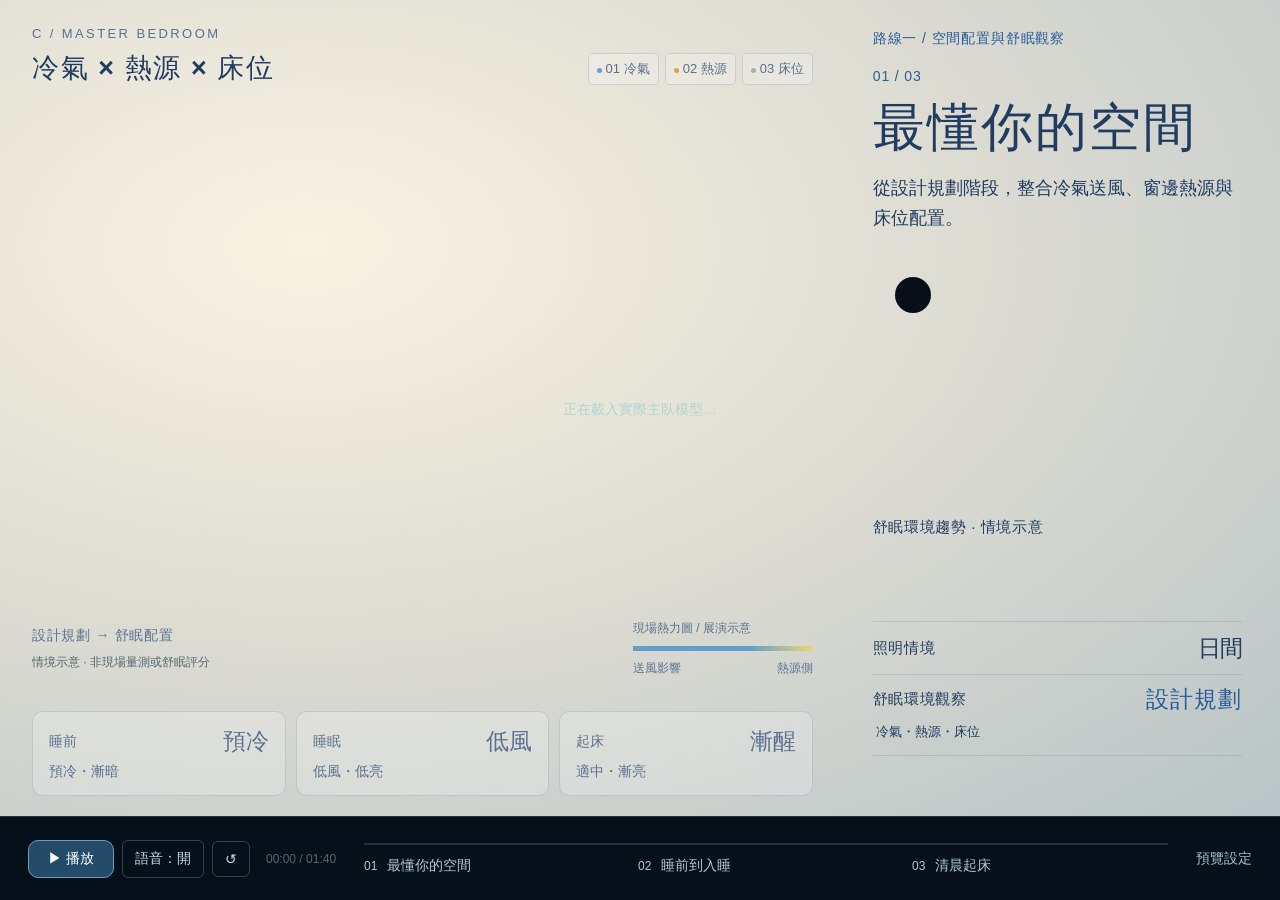
<file: index.html>
<!doctype html>
<html lang="zh-Hant"><head><meta charset="utf-8"><meta name="viewport" content="width=device-width,initial-scale=1"><title>C · 睡眠劇場</title><meta http-equiv="refresh" content="0;url=Cweb-3d.html"></head><body><a href="Cweb-3d.html">開啟主臥 3D 展演</a> · <a href="Cweb.html">查看 2D 版本</a></body></html>
</file>
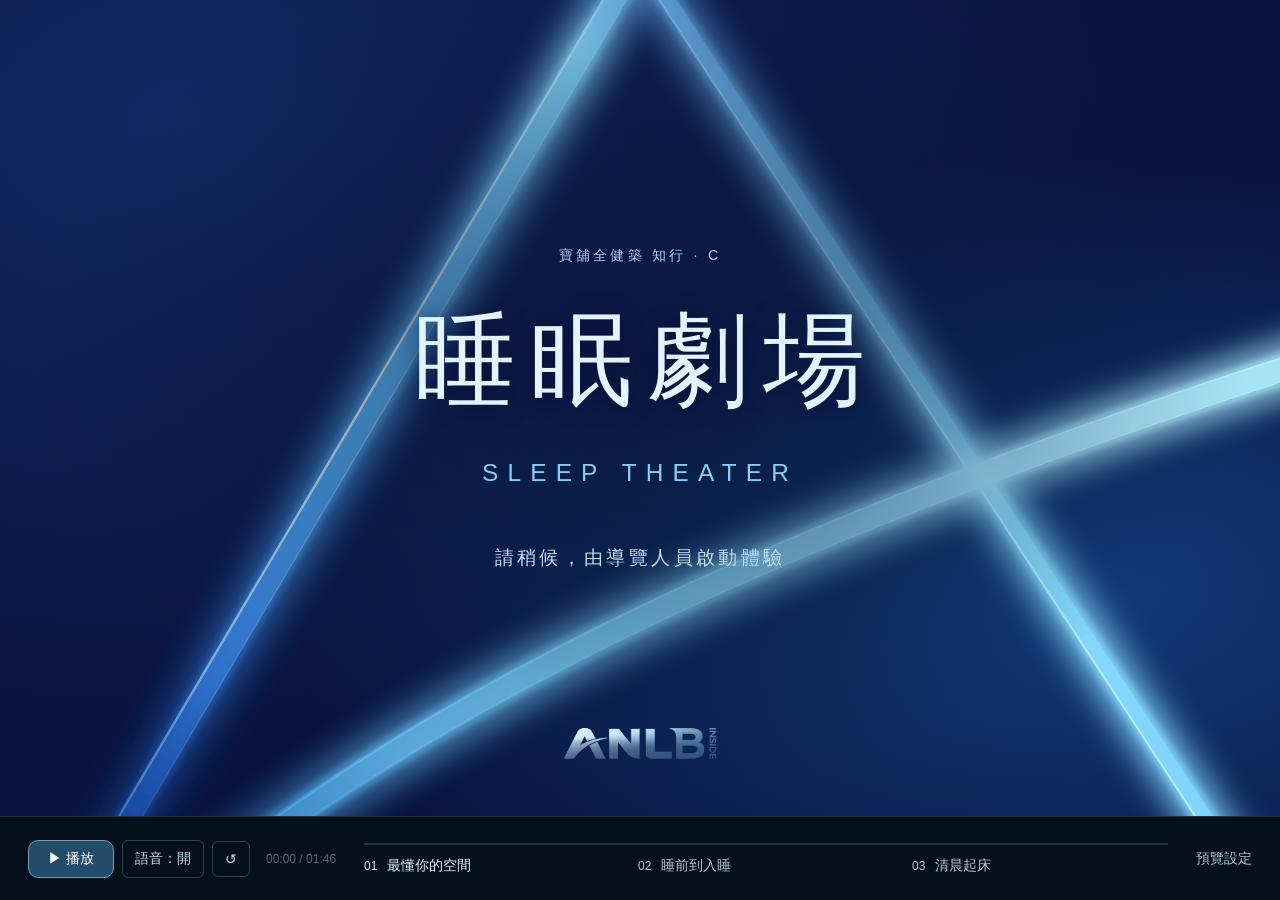
<file: Cweb-3d.html>
<!doctype html>
<html lang="zh-Hant"><head><meta charset="utf-8"><meta name="viewport" content="width=device-width,initial-scale=1"><title>C · 睡眠劇場 — 主臥 3D</title><link rel="stylesheet" href="bedroom.css?v=story-v2a"><script type="importmap">{"imports":{"three":"./vendor/three.module.js"}}</script><link rel="stylesheet" href="glass.css?v=c-glass-20260927b"><link rel="stylesheet" href="exhibition.css?v=info-right-1"><link rel="stylesheet" href="captions.css?v=voice-exit-1"><link rel="stylesheet" href="floating-ui.css?v=focus-3"><link rel="stylesheet" href="player-controls.css?v=once-1"><link rel="stylesheet" href="exhibition-type.css?v=large-1"><link rel="stylesheet" href="ambient-light.css?v=fade-1"><link rel="stylesheet" href="brand-cover.css?v=20261007e"><link rel="stylesheet" href="brand-theater.css?v=20261007c"></head>
<body data-period="noon" class="headerless">

<main class="exhibition-stage"><aside aria-label="舒眠環境解說"> <div class="route-label" id="routeLabel">路線一 / 空間配置與舒眠觀察</div>
 <div class="chapter"><span class="eyebrow" id="phaseNumber">01 / 03</span><h1 id="phaseTitle">最懂你的空間</h1><p id="phaseText">從設計規劃階段，整合冷氣送風、窗邊熱源與床位配置。</p></div>
 <div id="narrative" aria-live="polite" aria-atomic="true" aria-label="語音字幕"><div class="caption-idle" aria-hidden="true"></div><div class="caption-content"><div class="caption-header"><div id="voice-orb" aria-label="ANLB 語音球"></div></div><p id="narrativeText"></p></div></div> <div class="metrics">
 <article class="trend-card"><span>舒眠環境趨勢 · 情境示意</span><svg id="trend" viewBox="0 0 240 38" aria-label="本輪舒眠環境相對變化"><path/></svg></article>

 <article class="light-card"><span>照明情境</span><div><strong id="lightScene">日間</strong></div></article>
 <article class="status-card"><span>舒眠環境觀察</span><div><strong class="status" id="bedStatus">設計規劃</strong></div><small id="bedDetail">冷氣・熱源・床位</small></article>
 </div>

</aside><section class="scene-panel" aria-label="主臥三維場景"><div class="scene-heading"><span class="eyebrow">C / MASTER BEDROOM</span><h2>冷氣 × 熱源 × 床位</h2> <div class="spatial-key"><span data-focus="ac"><i></i>01 冷氣</span><span data-focus="heat"><i></i>02 熱源</span><span data-focus="bed"><i></i>03 床位</span></div>
</div><div id="viewport"><div id="loading" role="status">正在載入實際主臥模型…</div><div id="labels"></div></div>
<div class="scene-bottom"><div><span id="storyCue">設計規劃 → 舒眠配置</span><small>情境示意 · 非現場量測或舒眠評分</small></div><div class="legend"><span>現場熱力圖 / 展演示意</span><div></div><span class="legend-ticks">送風影響 <em>熱源側</em></span></div></div> <div class="state-comparison" aria-label="三種生活情境設定"><div data-compare="0"><span>睡前</span><b id="beforeSetting">預冷</b><small>預冷・漸暗</small></div><div data-compare="1"><span>睡眠</span><b id="sleepSetting">低風</b><small>低風・低亮</small></div><div data-compare="2"><span>起床</span><b id="wakeSetting">漸醒</b><small>適中・漸亮</small></div></div>
</section></main><footer class="preview-player"><div class="playback"><button id="playPause" class="primary">▶ 播放</button><button id="voiceToggle" aria-pressed="true">語音：開</button><button id="restart" aria-label="重新開始">↺</button><span id="time">00:00 / 01:40</span></div><div class="timeline"><div id="progress"></div><button data-phase="0"><b>01</b> 最懂你的空間</button><button data-phase="1"><b>02</b> 睡前到入睡</button><button data-phase="2"><b>03</b> 清晨起床</button></div><details id="presentation-tools" class="preview-options"><summary>預覽設定</summary><div class="tools-body"><button id="fullscreen">全螢幕 ⛶</button><h2>播放情境</h2><div class="versions" aria-label="時段版本"><button data-version="morning">起床情境</button><button data-version="noon">空間配置</button><button data-version="night">睡前／睡眠</button><button data-version="story" class="selected">完整分鏡</button></div><button data-ending>結尾預覽</button><h2>場景顯示</h2> <div class="view-toolbar"><span class="fixed-view">固定視角</span><button id="heatToggle" aria-pressed="true">溫度層：開</button><button id="lightToggle" aria-pressed="true">光源：開</button><button id="flowToggle" aria-pressed="true">氣流：開</button></div>
<h2>設備狀態</h2> <div class="system"><div><i class="dot warm"></i><span>窗邊日照</span><b id="solarReadout">強 · 緩慢上升</b></div><div><i class="dot"></i><span>電動窗簾</span><b id="curtainReadout">開啟</b></div><div><i class="dot fresh"></i><span>新風送入</span><b id="freshReadout">待機</b></div><div><i class="dot ac"></i><span>冷氣運轉</span><b id="acReadout">待機</b></div><div><i class="dot lighting"></i><span>照明情境</span><b id="lightReadout">75% · 日間展示</b></div></div>
 <details id="settings"><summary>調整展示假設 <span>＋</span></summary><div class="settings-body">
  <label>睡眠冷氣設定 <output id="targetOut">26°C</output><input id="target" type="range" min="20" max="28" step="0.5" value="26"></label>
  <label>窗邊熱源 <output id="heatOut">34°C</output><input id="heat" type="range" min="28" max="38" step="0.5" value="34"></label>
  <label>新風溫度 <output id="freshOut">26°C</output><input id="fresh" type="range" min="18" max="34" step="0.5" value="26"></label>
  <label>新風口水平位置 <output id="freshXOut">-1.75 m</output><input id="freshX" type="range" min="-1.95" max="1.4" step="0.05" value="-1.75"></label>

  <p>冷氣與熱源沿用已定位位置；新風為背景換氣。設定僅供展演比較，不代表建議睡眠溫度。現場熱力圖配合既有 TouchDesigner 三幕互動；窗景應用維持獨立。</p>
 </div></details>
<details id="osc-panel"><summary>OSC · TouchDesigner <span id="osc-badge">待測試</span></summary>
<div class="osc-body"><label>轉送服務<input id="osc-bridge" value="http://127.0.0.1:8766" aria-label="OSC 轉送服務"></label>
<div class="osc-target"><label>TD IP<input id="osc-host" value="127.0.0.1" aria-label="TouchDesigner IP"></label><label>UDP Port<input id="osc-port" type="number" min="1" max="65535" value="8970" aria-label="TouchDesigner UDP Port"></label></div>
<label>OSC 位址<input id="osc-address" value="/c/scene" aria-label="OSC 位址"></label>
<label class="osc-auto"><input id="osc-auto" type="checkbox" checked>跟隨三幕狀態（0 → 1 → 2 → 0）</label>
<label>提前發送（毫秒）<input id="osc-lead" type="number" min="0" max="1000" step="10" value="100"></label><div class="osc-actions"><button data-osc-test="0">測試 0</button><button data-osc-test="1">測試 1</button><button data-osc-test="2">測試 2</button></div><p>自動切幕提前送出；手動切幕立即送出。HTTP 耗時不等於 TD 接收延遲。</p>
<p id="osc-status" role="status">需啟動本機 OSC 轉送服務。UDP 送出不代表 TD 已收到。</p><ol id="osc-log" aria-label="OSC 送出紀錄"></ol></div></details>
 <p class="disclaimer">溫度與亮度為展演設定，非現場量測或舒眠評分。熱力圖呈現空間差異，實際效果依現場設備與互動校準。</p><a class="compare-link" href="Cweb.html">比較 2D ↗</a></div></details></footer>
<script type="module" src="bedroom.js?v=mp3-20261007"></script></body></html>
</file>
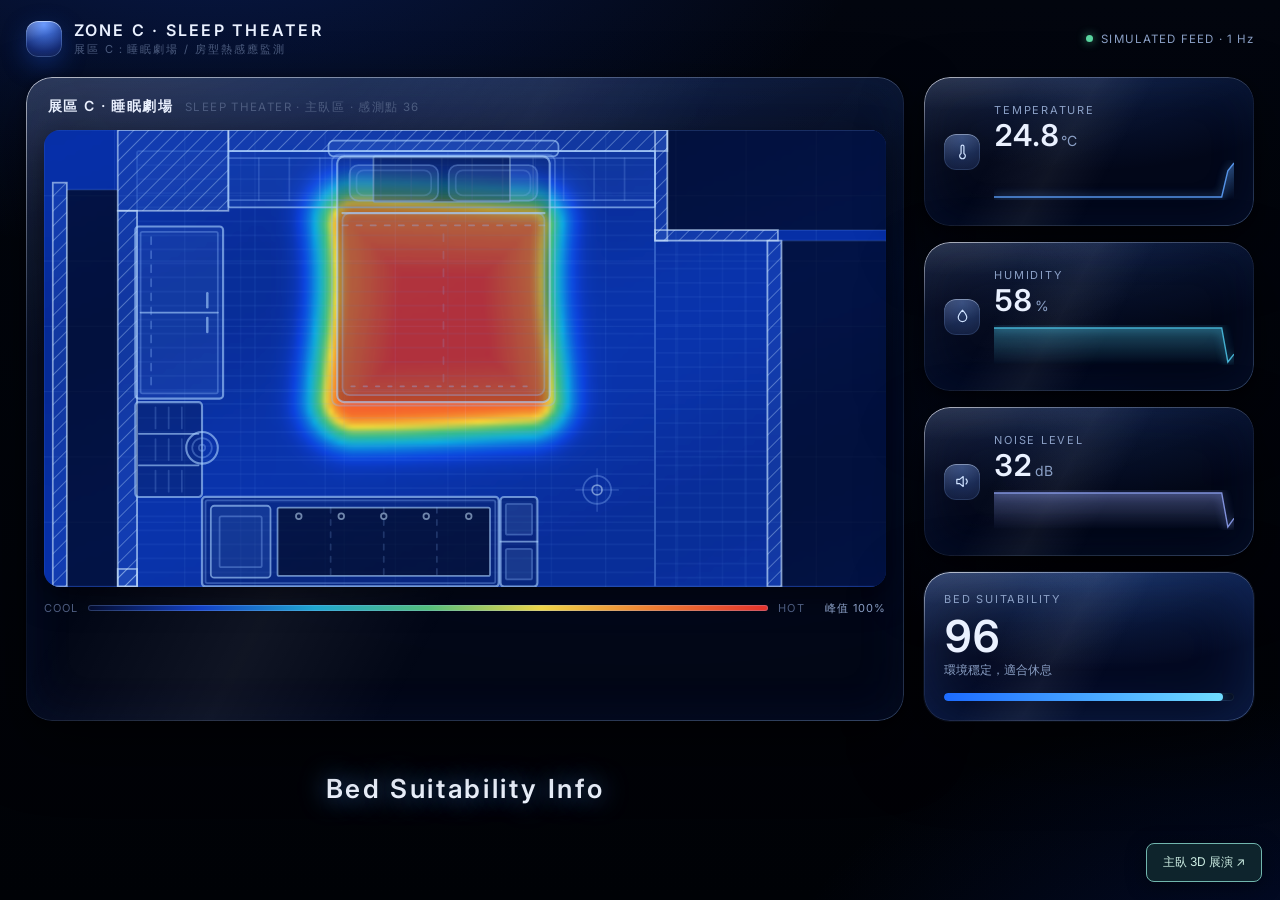
<file: Cweb.html>
<!DOCTYPE html>
<html lang="zh-Hant">
<head>
<meta charset="utf-8">
<meta name="viewport" content="width=device-width, initial-scale=1">
<title>Cweb — 展區 C：睡眠劇場</title>
<link rel="preconnect" href="https://fonts.googleapis.com">
<link rel="preconnect" href="https://fonts.gstatic.com" crossorigin>
<link href="https://fonts.googleapis.com/css2?family=Inter:wght@400;500;600;700&display=swap" rel="stylesheet">
<!--
  ============================================================
  Cweb — 網站架構
  ------------------------------------------------------------
  1. <header>        品牌列 / 房型切換 / 連線狀態
  2. <main class=stage>
     2a. .panel-plan   左：房型平面圖 + 流動熱感應層 (canvas)
                       - #heatCanvas  低解析熱場，放大平滑輸出
                       - #planSvg     家具 / 牆體向量圖層
                       - .legend      色階圖例
     2b. .rail         右：環境即時數值 tiles（ref 發光邊緣風格）
                       - 溫度 / 濕度 / 噪音 / 床位適合度
                       - .spark 迷你趨勢線
  3. <footer>        房型清單 + 資料來源說明
  ------------------------------------------------------------
  資料層：DataSource（目前為模擬假資料，之後可換 WebSocket 接 TD）
  ============================================================
-->
<style>
:root{
  --bg-0:#000206;
  --bg-1:#02050e;
  --ink:#eaf1ff;
  --ink-dim:#8ba0c6;
  --ink-faint:#4d5d80;
  --blue:#2f6bff;
  --blue-lt:#7fb0ff;
  --edge:rgba(126,170,255,.45);
  --r:26px;
  --rail:330px;
  --pad:clamp(14px,2vw,30px);
  --font:"Inter 18pt","Inter","Helvetica Neue",-apple-system,"Noto Sans TC","PingFang TC","Microsoft JhengHei",sans-serif;
}
*{box-sizing:border-box;}
html,body{height:100%;}
body{
  margin:0;
  font-family:var(--font);
  color:var(--ink);
  background:
    radial-gradient(85% 65% at 16% -12%, rgba(20,66,195,.34) 0%, transparent 62%),
    radial-gradient(75% 60% at 104% 112%, rgba(10,40,150,.30) 0%, transparent 58%),
    radial-gradient(60% 40% at 50% 45%, rgba(6,24,78,.36) 0%, transparent 70%),
    linear-gradient(180deg,var(--bg-1),var(--bg-0));
  background-attachment:fixed;
  min-height:100vh;overflow-x:hidden;
  -webkit-font-smoothing:antialiased;
}

/* ---------- ref 風格：發光邊緣面板 ---------- */
.tile{
  position:relative;
  border-radius:var(--r);
  background:
    linear-gradient(158deg, rgba(255,255,255,.085) 0%, rgba(255,255,255,.022) 26%, rgba(255,255,255,0) 52%),
    radial-gradient(130% 150% at 50% -30%, rgba(52,116,240,.24) 0%, transparent 62%),
    rgba(5,12,34,.55);
  box-shadow:
    inset 0 1px 0 rgba(255,255,255,.16),
    inset 0 -1px 0 rgba(255,255,255,.045),
    inset 0 0 50px rgba(38,88,210,.10),
    0 26px 60px rgba(0,0,0,.55),
    0 2px 12px rgba(0,0,0,.40);
  backdrop-filter:blur(20px) saturate(150%);
  -webkit-backdrop-filter:blur(20px) saturate(150%);
  overflow:hidden;
}
/* 玻璃邊緣：上緣受光、下緣淡出 */
.tile::before{
  content:"";
  position:absolute;inset:0;
  border-radius:inherit;
  padding:1px;
  background:linear-gradient(155deg,
    rgba(255,255,255,.60) 0%,
    rgba(150,190,255,.16) 26%,
    rgba(255,255,255,.03) 54%,
    rgba(150,195,255,.28) 100%);
  -webkit-mask:linear-gradient(#000 0 0) content-box,linear-gradient(#000 0 0);
  -webkit-mask-composite:xor;mask-composite:exclude;
  pointer-events:none;
}
/* 斜向反光 */
.tile::after{
  content:"";
  position:absolute;inset:0;
  border-radius:inherit;
  background:
    linear-gradient(118deg, transparent 26%, rgba(255,255,255,.06) 43%, rgba(255,255,255,0) 58%),
    radial-gradient(70% 45% at 12% -8%, rgba(255,255,255,.10), transparent 70%);
  pointer-events:none;
}
.tile > *{position:relative;z-index:1;}
.tile.is-hot{
  background:
    linear-gradient(158deg, rgba(255,255,255,.11) 0%, rgba(255,255,255,.03) 26%, rgba(255,255,255,0) 52%),
    radial-gradient(130% 150% at 50% -30%, rgba(58,128,245,.36) 0%, transparent 64%),
    rgba(6,16,50,.58);
  box-shadow:
    inset 0 1px 0 rgba(255,255,255,.24),
    inset 0 -1px 0 rgba(255,255,255,.06),
    inset 0 0 60px rgba(56,120,255,.20),
    0 26px 70px rgba(0,0,0,.55),
    0 0 0 1px rgba(120,170,255,.10);
}

/* ---------- header ---------- */
header{
  display:flex;align-items:center;gap:20px;
  padding:20px var(--pad) 12px;
}
.head-left{display:flex;align-items:center;gap:18px;min-width:0;flex:1;}
.brand{display:flex;align-items:center;gap:12px;margin-right:auto;}
.brand .mark{
  width:36px;height:36px;border-radius:12px;
  background:linear-gradient(158deg,rgba(255,255,255,.28),rgba(255,255,255,.04) 45%),
             radial-gradient(120% 120% at 50% 10%,#4d86ff,#0d2470 62%,#050e28);
  box-shadow:inset 0 1px 0 rgba(255,255,255,.45),inset 0 0 0 1px rgba(150,195,255,.28),0 8px 24px rgba(30,90,230,.35);
}
.brand h1{font-size:16px;letter-spacing:.14em;margin:0;font-weight:600;text-transform:uppercase;}
.brand small{display:block;font-size:11px;color:var(--ink-faint);letter-spacing:.18em;margin-top:2px;}

.seg{display:flex;gap:6px;padding:5px;border-radius:16px;width:100%;
  background:linear-gradient(160deg,rgba(255,255,255,.07),rgba(255,255,255,.015));
  backdrop-filter:blur(16px) saturate(140%);-webkit-backdrop-filter:blur(16px) saturate(140%);
  box-shadow:inset 0 1px 0 rgba(255,255,255,.14),inset 0 0 0 1px rgba(130,175,255,.12),0 10px 26px rgba(0,0,0,.4);}
.seg button{
  flex:1;appearance:none;border:0;cursor:pointer;
  font:inherit;font-size:12.5px;letter-spacing:.06em;
  color:var(--ink-dim);background:transparent;
  padding:8px 14px;border-radius:12px;transition:.22s;
}
.seg button:hover{color:var(--ink);}
.seg button[aria-selected="true"]{
  color:#fff;
  background:linear-gradient(180deg,rgba(88,148,255,.42),rgba(24,62,170,.42));
  box-shadow:inset 0 1px 0 rgba(255,255,255,.35),inset 0 0 0 1px rgba(150,195,255,.28),0 6px 20px rgba(40,100,255,.30);
}
.status{display:flex;align-items:center;gap:8px;font-size:11.5px;color:var(--ink-dim);letter-spacing:.1em;}
.dot{width:7px;height:7px;border-radius:50%;background:#5ad6a0;box-shadow:0 0 10px rgba(90,214,160,.75);animation:pulse 2s infinite;}
@keyframes pulse{0%,100%{opacity:1}50%{opacity:.35}}

/* ---------- layout ---------- */
.stage{
  display:grid;
  grid-template-columns:minmax(0,1fr) var(--rail);
  gap:20px;
  padding:8px var(--pad) 0;
  align-items:stretch;
}
@media (max-width:960px){
  .head-left{flex-wrap:wrap;}
  .stage{grid-template-columns:1fr;}
}

/* ---------- 左：平面圖 ---------- */
.panel-plan{padding:18px;display:flex;flex-direction:column;}
.panel-head{display:flex;align-items:baseline;gap:12px;margin:2px 4px 14px;}
.panel-head h2{margin:0;font-size:14px;font-weight:600;letter-spacing:.1em;}
.panel-head span{font-size:11.5px;color:var(--ink-faint);letter-spacing:.12em;}
.plan-wrap{
  position:relative;
  width:min(100%, calc(max(260px, 100vh - 330px) * 480 / 260));
  aspect-ratio:480 / 260;
  flex:none;min-width:0;margin:0 auto;
  border-radius:16px;overflow:hidden;
  background:#00030a;
  box-shadow:
    inset 0 0 0 1px rgba(120,170,255,.18),
    inset 0 1px 0 rgba(255,255,255,.10),
    0 10px 30px rgba(0,0,0,.5);
}
#heatCanvas,#planSvg,#gridLayer{position:absolute;inset:0;width:100%;height:100%;}
#heatCanvas{filter:saturate(1.15) contrast(1.03) blur(.4px);}
#gridLayer{
  background-image:
    linear-gradient(rgba(120,170,255,.10) 1px,transparent 1px),
    linear-gradient(90deg,rgba(120,170,255,.10) 1px,transparent 1px);
  background-size:calc(100%/12) calc(100%/7);
  mix-blend-mode:screen;pointer-events:none;
}
#planSvg{pointer-events:none;}
/* 標題：整頁最下方，置中對齊左欄 */
.caption-row{
  display:grid;
  grid-template-columns:minmax(0,1fr) var(--rail);
  gap:20px;padding:52px var(--pad) 18px;
}
.plan-caption{
  text-align:center;
  font-family:"Inter 18pt","Inter",var(--font);
  font-weight:600;
  font-size:clamp(26px,2.05vw,40px);
  letter-spacing:.10em;color:#eef4ff;
  text-shadow:0 0 26px rgba(90,160,255,.7);
}
.legend{display:flex;align-items:center;gap:10px;width:min(100%, calc(max(260px, 100vh - 330px) * 480 / 260));margin:14px auto 0;font-size:11px;color:var(--ink-faint);letter-spacing:.1em;}
.legend .bar{
  flex:1;height:6px;border-radius:3px;
  background:linear-gradient(90deg,#040c2e,#1442c6,#20a6d0,#54be7c,#eed448,#ee7c32,#e4322c);
  box-shadow:inset 0 0 0 1px rgba(150,190,255,.25);
}

/* ---------- 右：數值 rail ---------- */
.rail{display:grid;grid-template-rows:repeat(4,1fr);gap:16px;}
.metric{padding:18px 20px;display:flex;gap:14px;align-items:center;}
.metric .ico{
  width:36px;height:36px;flex:none;border-radius:12px;
  display:grid;place-items:center;position:relative;z-index:1;
  background:linear-gradient(160deg,rgba(255,255,255,.16),rgba(255,255,255,.03) 60%),
             radial-gradient(120% 120% at 50% 10%,rgba(80,140,255,.35),rgba(8,20,56,.55));
  box-shadow:inset 0 1px 0 rgba(255,255,255,.30),inset 0 0 0 1px rgba(150,195,255,.16);
}
.metric .ico svg{width:17px;height:17px;stroke:#cfe2ff;fill:none;stroke-width:1.7;stroke-linecap:round;stroke-linejoin:round;}
.metric .body{flex:1;min-width:0;}
.metric .label{font-size:11px;letter-spacing:.16em;color:var(--ink-dim);text-transform:uppercase;}
.metric .val{font-size:30px;font-weight:600;letter-spacing:-.01em;margin-top:3px;line-height:1;font-variant-numeric:tabular-nums;}
.metric .val u{font-size:14px;font-weight:400;color:var(--ink-dim);text-decoration:none;margin-left:3px;}
.metric .sub{font-size:11px;color:var(--ink-faint);margin-top:6px;letter-spacing:.06em;}
.spark{display:block;width:100%;height:40px;margin-top:10px;opacity:.9;}

/* 床位適合度 */
.score{padding:20px;display:flex;flex-direction:column;justify-content:center;}
.score .label{font-size:11px;letter-spacing:.16em;color:var(--ink-dim);text-transform:uppercase;}
.score .big{font-size:44px;font-weight:600;line-height:1;margin:8px 0 4px;font-variant-numeric:tabular-nums;}
.score .tagline{font-size:12px;color:var(--ink-dim);}
.meter{height:8px;border-radius:5px;margin-top:14px;position:relative;z-index:1;
  background:rgba(4,10,28,.75);box-shadow:inset 0 1px 2px rgba(0,0,0,.6),inset 0 0 0 1px rgba(130,175,255,.14);overflow:hidden;}
.meter i{display:block;height:100%;border-radius:5px;width:0;transition:width .8s cubic-bezier(.22,1,.36,1);
  background:linear-gradient(90deg,#1c6bff,#6fdcff);box-shadow:0 0 18px rgba(80,180,255,.75);}

/* ---------- footer 房型清單 ---------- */
footer{padding:14px var(--pad) 18px;}
.rooms{display:grid;grid-template-columns:repeat(3,minmax(0,1fr)) var(--rail);gap:16px;}
.rooms .spacer{visibility:hidden;}
@media (max-width:960px){ .rooms{grid-template-columns:1fr;} .rooms .spacer{display:none;} }
.room{
  padding:12px 16px;cursor:pointer;text-align:left;border:0;color:inherit;font:inherit;
  transition:transform .25s cubic-bezier(.22,1,.36,1);
}
.room{transition:transform .25s cubic-bezier(.22,1,.36,1),box-shadow .25s ease;}
.room:hover{transform:translateY(-3px);
  box-shadow:
    inset 0 1px 0 rgba(255,255,255,.24),
    inset 0 0 60px rgba(56,120,255,.16),
    0 30px 70px rgba(0,0,0,.6);}
.room .rt{font-size:13px;font-weight:600;letter-spacing:.06em;}
.room .rd{font-size:11px;color:var(--ink-faint);margin-top:5px;letter-spacing:.08em;}
.room .rv{display:flex;gap:10px;margin-top:10px;font-size:11px;color:var(--ink-dim);font-variant-numeric:tabular-nums;}
.room[aria-selected="true"] .rt{color:#bcd8ff;}
.foot-note{margin-top:18px;font-size:11px;color:var(--ink-faint);letter-spacing:.1em;}

/* 底部倒影（ref 感） */
.reflect{
  height:70px;margin:-8px var(--pad) 0;
  background:linear-gradient(180deg,rgba(40,100,220,.18),transparent 70%);
  filter:blur(14px);opacity:.7;pointer-events:none;
}
@media (max-width:960px){
  .rail{grid-template-columns:repeat(2,minmax(0,1fr));grid-template-rows:auto;}
  .caption-row{grid-template-columns:minmax(0,1fr);padding-top:28px;}
  .panel-head{flex-wrap:wrap;gap:6px;}
}
@media (max-width:520px){
  .panel-plan{padding:12px;}
  .rail{grid-template-columns:minmax(0,1fr);}
  .brand h1{font-size:14px;}
  .legend{gap:6px;letter-spacing:0;}
}
</style>
</head>
<body>
<a href="Cweb-3d.html" style="position:fixed;right:18px;bottom:18px;z-index:1000;padding:10px 16px;border:1px solid #71b6ae;border-radius:8px;background:#10272fee;color:#cdeee4;font-size:12px;text-decoration:none;box-shadow:0 4px 20px #0006">主臥 3D 展演 ↗</a>

<header>
  <div class="head-left">
    <div class="brand">
      <div class="mark"></div>
      <div>
        <h1>Zone C · Sleep Theater</h1>
        <small>展區 C：睡眠劇場 / 房型熱感應監測</small>
      </div>
    </div>
    <div class="status"><span class="dot"></span><span id="srcLabel">SIMULATED FEED · 1 Hz</span></div>
  </div>

</header>

<main class="stage">

  <!-- 2a. 左：平面圖 + 熱感應 -->
  <section class="tile panel-plan">
    <div class="panel-head">
      <h2 id="planTitle">展區 C · 睡眠劇場</h2>
      <span id="planMeta">SLEEP THEATER · 主臥區 · 感測點 36</span>
    </div>

    <div class="plan-wrap">
      <canvas id="heatCanvas"></canvas>
      <div id="gridLayer"></div>
      <svg id="planSvg" viewBox="0 0 480 260" preserveAspectRatio="xMidYMid meet"></svg>
    </div>

    <div class="legend">
      <span>COOL</span><span class="bar"></span><span>HOT</span>
      <span id="peakLabel" style="margin-left:10px;color:var(--ink-dim)">峰值 —</span>
    </div>
  </section>

  <!-- 2b. 右：環境即時數值 -->
  <aside class="rail">
    <div class="tile metric">
      <div class="ico"><svg viewBox="0 0 24 24"><path d="M14 14.8V5a2 2 0 1 0-4 0v9.8a4 4 0 1 0 4 0z"/></svg></div>
      <div class="body">
        <div class="label">Temperature</div>
        <div class="val"><span id="tVal">24.5</span><u>°C</u></div>
        <canvas class="spark" id="tSpark"></canvas>
      </div>
    </div>

    <div class="tile metric">
      <div class="ico"><svg viewBox="0 0 24 24"><path d="M12 3s6 6.4 6 10.2A6 6 0 0 1 6 13.2C6 9.4 12 3 12 3z"/></svg></div>
      <div class="body">
        <div class="label">Humidity</div>
        <div class="val"><span id="hVal">60</span><u>%</u></div>
        <canvas class="spark" id="hSpark"></canvas>
      </div>
    </div>

    <div class="tile metric">
      <div class="ico"><svg viewBox="0 0 24 24"><path d="M4 9v6h4l5 4V5L8 9H4z"/><path d="M17 8.5a5 5 0 0 1 0 7"/></svg></div>
      <div class="body">
        <div class="label">Noise Level</div>
        <div class="val"><span id="nVal">35</span><u>dB</u></div>
        <canvas class="spark" id="nSpark"></canvas>
      </div>
    </div>

    <div class="tile score is-hot">
      <div class="label">Bed Suitability</div>
      <div class="big"><span id="sVal">92</span></div>
      <div class="tagline" id="sText">環境穩定，適合休息</div>
      <div class="meter"><i id="sBar"></i></div>
    </div>
  </aside>
</main>

<div class="caption-row">
  <div class="plan-caption">Bed Suitability Info</div>
</div>

<script>
/* ============================================================
   1. 展區 C 平面（依 3D 俯視圖 1:1 描繪，座標系 480 × 260）
      floors：地板範圍   walls：牆體斜線剖面
      zones：相鄰暗空間   items：家具
   ============================================================ */
const ROOM = {
  id:'zoneC', name:'展區 C · 睡眠劇場', meta:'SLEEP THEATER · 主臥區 · 感測點 36',
  base:{t:24.8,h:58,n:33},

  floors:[
    [ 53, 12, 295, 248],   // 主臥木地板
    [348, 63,  64, 197]    // 右側延伸區
  ],

  walls:[
    [105,  0, 250, 12],    // 上方外牆
    [ 42,  0,  63, 46],    // 左上牆垛（更衣區隔間）
    [ 42, 46,  11, 214],   // 主臥左牆
    [  5, 30,   8, 230],   // 走道外牆
    [348,  0,   7, 63],    // 右牆（上段）
    [348, 57,  70,  6],    // 右側橫牆
    [412, 63,   8, 197],   // 右側延伸區外牆
    [ 42, 250, 11,  10]    // 左牆下端
  ],

  zones:[
    [ 13, 34,  29, 226],   // 左側走道
    [355,  0, 125, 57],    // 右上暗房
    [420, 63,  60, 197]    // 右側暗房
  ],

  items:[
    {t:'panel',    x:105, y:12,  w:243, h:32},                          // 床頭木飾牆
    {t:'bed',      x:167, y:15,  w:121, h:140, dir:'up', pillows:2},    // 主床（雙人）
    {t:'cabinet',  x:52,  y:55,  w:50,  h:98},                          // 左側高櫃 / 檯面
    {t:'rack',     x:52,  y:155, w:38,  h:54},                          // 開放層架
    {t:'stool',    cx:90, cy:181, r:9},                                 // 圓凳
    {t:'console',  x:90,  y:209, w:169, h:51},                          // 長型平台櫃
    {t:'lockers',  x:260, y:209, w:21,  h:51},                          // 窄櫃
    {t:'light',    cx:315, cy:205, r:8}                                 // 地面嵌燈
  ]
};

let current = ROOM;

/* ============================================================
   2. 熱感應流動層
      低解析熱場 (GW × GH) → ImageData → 放大平滑輸出
   ============================================================ */
const GW = 160, GH = 90;
const VBW = 480, VBH = 260;           // 平面圖 viewBox（依 3D 圖比例）
let   AR  = VBW / VBH;                // 顯示長寬比（隨視窗更新，讓熱暈等向擴散）
const heat = document.getElementById('heatCanvas');
const hctx = heat.getContext('2d');
const buf = document.createElement('canvas');
buf.width = GW; buf.height = GH;
const bctx = buf.getContext('2d');
const img = bctx.createImageData(GW, GH);

/* 熱源＝床墊（被面）範圍：不含床頭板與枕頭區，其餘空間維持涼色 */
let bedField = null;
function loadSources(room){
  const b = room.items.find(i => i.t === 'bed');
  let x0,x1,y0,y1;
  if((b.dir||'up') === 'left'){
    x0 = b.x + b.w*0.30; x1 = b.x + b.w - 4;
    y0 = b.y + b.h*0.10; y1 = b.y + b.h*0.90;
  }else{
    x0 = b.x + b.w*0.10; x1 = b.x + b.w*0.90;
    y0 = b.y + b.h*0.30; y1 = b.y + b.h - 4;
  }
  bedField = {
    cx:((x0+x1)/2)/VBW,
    cy:((y0+y1)/2)/VBH,
    hx:((x1-x0)/2)/VBW,
    hy:((y1-y0)/2)/VBH
  };
}
loadSources(current);

/* jet 風格色階：深藍 → 藍 → 青 → 綠 → 黃 → 橘 → 紅 */
const STOPS = [
  [0.00,  4, 12, 46],
  [0.18, 20, 66,198],
  [0.34, 32,166,208],
  [0.52, 84,190,124],
  [0.68,238,212, 72],
  [0.84,238,124, 50],
  [1.00,228, 50, 44]
];
function ramp(v){
  v = v < 0 ? 0 : v > 1 ? 1 : v;
  for(let i=1;i<STOPS.length;i++){
    if(v <= STOPS[i][0]){
      const a = STOPS[i-1], b = STOPS[i];
      const k = (v - a[0]) / (b[0] - a[0]);
      return [a[1]+(b[1]-a[1])*k, a[2]+(b[2]-a[2])*k, a[3]+(b[3]-a[3])*k];
    }
  }
  return [232,45,38];
}

let peak = 0;
function drawHeat(time){
  const t = time * 0.001;
  const d = img.data;

  const breathe = 1 + 0.028 * Math.sin(t * 0.75);       // 體溫起伏
  const hx = bedField.hx * breathe;       // x 半徑（畫面比例於下方換算）
  const hy = bedField.hy * breathe;
  const SIG   = 0.052;                                   // 熱氣外擴距離（收斂在床鋪附近）
  const inner = Math.min(hx, hy) * 0.95;
  let mx = 0;

  for(let y=0;y<GH;y++){
    const fy = (y + 0.5) / GH;
    for(let x=0;x<GW;x++){
      const fx = (x + 0.5) / GW;

      // 床鋪矩形的有號距離場（負值＝在床上）
      const dx = (Math.abs(fx - bedField.cx) - hx) * AR;
      const dy =  Math.abs(fy - bedField.cy) - hy;
      const ox = dx > 0 ? dx : 0, oy = dy > 0 ? dy : 0;
      let sd = Math.sqrt(ox*ox + oy*oy) + Math.min(Math.max(dx, dy), 0);

      // 讓熱區邊緣緩慢流動
      sd += 0.013 * Math.sin(t * 0.9 + fx * 8.5)
          + 0.010 * Math.sin(t * 1.3 + fy * 11.0 + 1.7);

      const shape = sd < 0
        ? 0.86 + 0.14 * Math.min(1, -sd / inner)         // 床上：核心最熱
        : 0.86 * Math.exp(-(sd*sd) / (2 * SIG * SIG));   // 床外：向外衰減

      const v = 0.115 + 0.885 * shape
              + 0.010 * Math.sin(t * 0.6 + fx * 5.0 + fy * 7.0);

      if(v > mx) mx = v;
      const c = ramp(v);
      const o = (y*GW + x) * 4;
      d[o]   = c[0];
      d[o+1] = c[1];
      d[o+2] = c[2];
      d[o+3] = 255;
    }
  }
  peak = mx;
  bctx.putImageData(img, 0, 0);
  hctx.clearRect(0,0,heat.width,heat.height);
  hctx.imageSmoothingEnabled = true;
  hctx.imageSmoothingQuality = 'high';
  hctx.drawImage(buf, 0, 0, heat.width, heat.height);
}

function sizeCanvas(){
  const r = heat.getBoundingClientRect();
  if(r.height > 0) AR = r.width / r.height;      // 依實際顯示比例校正熱暈
  const dpr = Math.min(window.devicePixelRatio || 1, 2);
  heat.width  = Math.max(1, Math.round(r.width  * dpr));
  heat.height = Math.max(1, Math.round(r.height * dpr));
}
window.addEventListener('resize', sizeCanvas);

/* ============================================================
   3. 平面圖向量層
   ============================================================ */
const NS   = 'http://www.w3.org/2000/svg';
const LINE = 'rgba(168,208,255,.62)';   // 主線稿
const SOFT = 'rgba(140,185,255,.34)';   // 次要線
const FILL = 'rgba(6,18,48,.26)';       // 家具半透明填色（讓熱區透出）
const BG   = '#020610';

const el = (n,a)=>{ const e=document.createElementNS(NS,n); for(const k in a) if(a[k]!=null) e.setAttribute(k,a[k]); return e; };
const R = (x,y,w,h,rx,o={}) => el('rect',{x,y,width:w,height:h,rx:rx??2,
              fill:o.fill||FILL, stroke:o.stroke===null?null:(o.stroke||LINE),
              'stroke-width':o.sw||1, 'stroke-dasharray':o.dash});
const L = (x1,y1,x2,y2,o={}) => el('line',{x1,y1,x2,y2,
              stroke:o.stroke||SOFT,'stroke-width':o.sw||1,'stroke-dasharray':o.dash,'stroke-linecap':'round'});
const P = (d,o={}) => el('path',{d,fill:o.fill||'none',
              stroke:o.stroke||LINE,'stroke-width':o.sw||1,'stroke-dasharray':o.dash,'stroke-linecap':'round'});
const C = (cx,cy,r,o={}) => el('circle',{cx,cy,r,fill:o.fill||'none',
              stroke:o.stroke||LINE,'stroke-width':o.sw||1});
const G = a => el('g',a||{});

/* 依室內設計平面圖慣例繪製的家具符號 */
const SYM = {
  /* 床：床頭板 + 床墊 + 枕頭 + 被面翻折線 */
  bed(i){
    const g=G(), {x,y,w,h}=i;
    g.appendChild(R(x,y,w,h,4,{sw:1.2}));                                // 床墊
    if((i.dir||'up')==='left'){                                          // 床頭朝左
      const fold=x+w*0.34;
      g.appendChild(R(x-8,y-4,8,h+8,3));                                 // 床頭板
      g.appendChild(R(fold,y+3,w-(fold-x)-4,h-6,4,{fill:'rgba(120,175,255,.08)',stroke:SOFT}));
      g.appendChild(L(fold,y+3,fold,y+h-3,{stroke:LINE}));
      g.appendChild(L(fold+8,y+8,fold+8,y+h-8,{stroke:SOFT,dash:'2 4'}));
      const pw=w*0.14;
      if(i.pillows===2){
        const ph=(h-18)/2;
        g.appendChild(R(x+6,y+6,pw,ph,4,{stroke:SOFT}));
        g.appendChild(R(x+6,y+12+ph,pw,ph,4,{stroke:SOFT}));
      }else{
        const ph=h*0.58;
        g.appendChild(R(x+6,y+(h-ph)/2,pw,ph,4,{stroke:SOFT}));
      }
    }else{                                                               // 床頭朝上
      const ph   = h*0.145;                     // 枕頭深度
      const fold = y + ph + 12;                 // 被子翻折線
      g.appendChild(R(x-5,y-9,w+10,9,3,{fill:'rgba(120,175,255,.10)'}));            // 床頭板
      g.appendChild(R(x-3,y-1,w+6,h+3,4,{fill:'none',stroke:SOFT}));                // 床架外緣
      g.appendChild(R(x+3,fold,w-6,h-(fold-y)-4,4,{fill:'rgba(120,175,255,.08)',stroke:SOFT})); // 被面
      g.appendChild(L(x+3,fold,x+w-3,fold,{stroke:LINE,sw:1.3}));                   // 翻折
      g.appendChild(L(x+3,fold+7,x+w-3,fold+7,{stroke:SOFT,dash:'3 5'}));
      g.appendChild(L(x+w/2,fold+12,x+w/2,y+h-8,{stroke:'rgba(140,185,255,.18)',dash:'4 6'})); // 中線
      g.appendChild(L(x+8,y+h-9,x+w-8,y+h-9,{stroke:SOFT,dash:'2 5'}));             // 床尾收邊
      if(i.pillows===2){
        const pw=(w-20)/2;
        [x+7, x+13+pw].forEach(px=>{
          g.appendChild(R(px,y+5,pw,ph,5,{fill:'rgba(180,215,255,.10)',stroke:SOFT}));
          g.appendChild(R(px+4,y+8,pw-8,ph-6,4,{fill:'none',stroke:'rgba(140,185,255,.22)'}));
        });
      }else{
        const pw=w*0.58, px=x+(w-pw)/2;
        g.appendChild(R(px,y+5,pw,ph,5,{fill:'rgba(180,215,255,.10)',stroke:SOFT}));
        g.appendChild(R(px+4,y+8,pw-8,ph-6,4,{fill:'none',stroke:'rgba(140,185,255,.22)'}));
      }
    }
    return g;
  },
  /* 床頭櫃：櫃體 + 檯燈 */
  nightstand(i){
    const g=G(), {x,y,w,h}=i;
    g.appendChild(R(x,y,w,h,2));
    g.appendChild(C(x+w/2,y+h/2,Math.min(w,h)*0.26,{stroke:SOFT}));
    return g;
  },
  /* 衣櫃：櫃體 + 吊桿虛線 + 門片分隔 */
  wardrobe(i){
    const g=G(), {x,y,w,h,face}=i;
    g.appendChild(R(x,y,w,h,2));
    if(face==='left'||face==='right'){
      const lx = face==='left' ? x+8 : x+w-8;
      g.appendChild(L(lx,y+3,lx,y+h-3,{dash:'4 4'}));
      g.appendChild(L(x+2,y+h/2,x+w-2,y+h/2,{stroke:SOFT}));
    }else{
      const ly = face==='up' ? y+8 : y+h-8;
      g.appendChild(L(x+3,ly,x+w-3,ly,{dash:'4 4'}));
      g.appendChild(L(x+w/2,y+2,x+w/2,y+h-2,{stroke:SOFT}));
    }
    return g;
  },
  /* 書桌 / 化妝桌 */
  desk(i){
    const g=G(), {x,y,w,h}=i;
    g.appendChild(R(x,y,w,h,2));
    g.appendChild(L(x+4,y+h-7,x+w*0.55,y+h-7,{stroke:SOFT}));
    g.appendChild(R(x+w*0.62,y+5,w*0.3,h-10,2,{stroke:SOFT,fill:'none'}));
    return g;
  },
  /* 椅：座面圓 + 椅背弧 */
  chair(i){
    const g=G(), {cx,cy,r}=i;
    g.appendChild(C(cx,cy,r,{stroke:SOFT}));
    g.appendChild(P(`M ${cx-r} ${cy+2} A ${r} ${r} 0 0 0 ${cx+r} ${cy+2}`));
    return g;
  },
  /* 五斗櫃 */
  dresser(i){
    const g=G(), {x,y,w,h}=i, n=i.n||3;
    g.appendChild(R(x,y,w,h,2));
    for(let k=1;k<n;k++) g.appendChild(L(x+w*k/n,y+2,x+w*k/n,y+h-2,{stroke:SOFT}));
    return g;
  },
  /* 上櫃 / 層架 */
  shelf(i){
    const g=G(), {x,y,w,h}=i, n=i.n||3;
    g.appendChild(R(x,y,w,h,2));
    for(let k=1;k<n;k++) g.appendChild(L(x+w*k/n,y,x+w*k/n,y+h,{stroke:SOFT}));
    return g;
  },
  /* 沙發：背 + 扶手 + 坐墊 */
  sofa(i){
    const g=G(), {x,y,w,h}=i;
    g.appendChild(R(x,y,w,h,6));
    g.appendChild(R(x+4,y+4,w-8,h*0.28,3,{stroke:SOFT,fill:'none'}));     // 靠背
    g.appendChild(L(x+w/3,y+h*0.34,x+w/3,y+h-4,{stroke:SOFT}));
    g.appendChild(L(x+w*2/3,y+h*0.34,x+w*2/3,y+h-4,{stroke:SOFT}));
    return g;
  },
  table(i){ const g=G(),{x,y,w,h}=i;
    g.appendChild(R(x,y,w,h,8));
    g.appendChild(R(x+6,y+5,w-12,h-10,6,{stroke:SOFT,fill:'none'}));
    return g; },
  /* 電視：薄櫃 + 螢幕 + 立座 */
  tv(i){ const g=G(),{x,y,w}=i;
    g.appendChild(R(x,y,w,7,1,{sw:1.2}));
    g.appendChild(L(x+w/2,y+7,x+w/2,y+12,{stroke:SOFT}));
    g.appendChild(L(x+w/2-9,y+12,x+w/2+9,y+12,{stroke:SOFT}));
    return g; },
  /* 地毯：虛線範圍 */
  rug(i){ const g=G(),{x,y,w,h}=i;
    g.appendChild(R(x,y,w,h,10,{fill:'rgba(120,175,255,.05)',stroke:'rgba(150,195,255,.28)',dash:'6 5'}));
    return g; },
  /* 植栽 */
  plant(i){ const g=G(),{cx,cy,r}=i;
    g.appendChild(C(cx,cy,r,{stroke:SOFT}));
    for(let k=0;k<5;k++){ const a=k*Math.PI*2/5;
      g.appendChild(L(cx,cy,cx+Math.cos(a)*r*0.8,cy+Math.sin(a)*r*0.8,{stroke:SOFT})); }
    return g; },
  /* 床頭木飾牆：直向拼板 + 上下收邊 + 中央壁龕 */
  panel(i){ const g=G(),{x,y,w,h}=i;
    g.appendChild(R(x,y,w,h,1,{fill:'rgba(120,175,255,.07)'}));
    g.appendChild(L(x,y+4,x+w,y+4,{stroke:SOFT}));
    g.appendChild(L(x,y+h-4,x+w,y+h-4,{stroke:SOFT}));
    const n=14;
    for(let k=1;k<n;k++){
      const px=x+w*k/n;
      g.appendChild(L(px,y+4,px,y+h-4,{stroke:'rgba(140,185,255,.20)'}));
    }
    // 床頭正後方的壁龕
    g.appendChild(R(x+w*0.34,y+3,w*0.32,h-6,1,{fill:'rgba(2,8,24,.35)',stroke:LINE}));
    return g; },

  /* 高櫃 / 檯面：櫃體 + 對開門片 + 把手 + 內部吊桿 */
  cabinet(i){ const g=G(),{x,y,w,h}=i;
    g.appendChild(R(x,y,w,h,2,{sw:1.2,fill:'rgba(120,175,255,.09)'}));
    g.appendChild(R(x+3,y+3,w-6,h-6,1,{fill:'none',stroke:SOFT}));
    g.appendChild(L(x+3,y+h/2,x+w-3,y+h/2,{stroke:LINE}));              // 門片分縫
    g.appendChild(L(x+w-9,y+h/2-11,x+w-9,y+h/2-3,{stroke:LINE,sw:1.4}));// 把手
    g.appendChild(L(x+w-9,y+h/2+3,x+w-9,y+h/2+11,{stroke:LINE,sw:1.4}));
    g.appendChild(L(x+9,y+6,x+9,y+h-6,{stroke:SOFT,dash:'4 4'}));       // 吊桿
    return g; },

  /* 開放層架：外框 + 層板 + 書冊分隔 */
  rack(i){ const g=G(),{x,y,w,h}=i, n=3;
    g.appendChild(R(x,y,w,h,2,{sw:1.2}));
    for(let k=1;k<n;k++){
      const py=y+h*k/n;
      g.appendChild(L(x+2,py,x+w-2,py,{stroke:LINE}));
    }
    for(let k=0;k<n;k++){
      const py=y+h*k/n;
      for(let m=1;m<4;m++)
        g.appendChild(L(x+4+(w-8)*m/4,py+3,x+4+(w-8)*m/4,py+h/n-3,{stroke:'rgba(140,185,255,.22)'}));
    }
    return g; },

  /* 圓凳：座面 + 內圈 + 十字分割 */
  stool(i){ const g=G(),{cx,cy,r}=i;
    g.appendChild(C(cx,cy,r,{sw:1.2}));
    g.appendChild(C(cx,cy,r*0.62,{stroke:SOFT}));
    g.appendChild(C(cx,cy,r*0.2,{stroke:SOFT}));
    return g; },

  /* 長型平台櫃：檯面 + 內凹層 + 抽屜盒 + 燈帶 */
  console(i){ const g=G(),{x,y,w,h}=i;
    g.appendChild(R(x,y,w,h,2,{sw:1.3}));
    g.appendChild(R(x+2,y+2,w-4,h-4,1,{fill:'none',stroke:SOFT}));
    // 左側抽屜盒
    g.appendChild(R(x+5,y+5,34,h-10,2,{fill:'rgba(120,175,255,.10)',stroke:LINE}));
    g.appendChild(R(x+10,y+11,24,h-22,1,{fill:'none',stroke:SOFT}));
    // 內凹展示層
    const rx=x+43, rw=w-48;
    g.appendChild(R(rx,y+6,rw,h-12,1,{fill:'rgba(1,5,18,.55)',stroke:LINE}));
    for(let k=1;k<4;k++)
      g.appendChild(L(rx+rw*k/4,y+6,rx+rw*k/4,y+h-6,{stroke:'rgba(140,185,255,.20)',dash:'3 4'}));
    // 上緣燈帶
    for(let k=0;k<5;k++)
      g.appendChild(C(rx+rw*(k+0.5)/5,y+11,1.6,{stroke:'rgba(200,228,255,.55)'}));
    return g; },

  /* 窄櫃：兩片門板 */
  lockers(i){ const g=G(),{x,y,w,h}=i;
    g.appendChild(R(x,y,w,h,2,{sw:1.2}));
    g.appendChild(L(x,y+h/2,x+w,y+h/2,{stroke:LINE}));
    g.appendChild(R(x+3,y+4,w-6,h/2-8,1,{fill:'rgba(150,195,255,.12)',stroke:SOFT}));
    g.appendChild(R(x+3,y+h/2+4,w-6,h/2-8,1,{fill:'rgba(150,195,255,.12)',stroke:SOFT}));
    return g; },

  /* 地面嵌燈：光暈 + 十字 */
  light(i){ const g=G(),{cx,cy,r}=i;
    g.appendChild(C(cx,cy,r,{stroke:SOFT,dash:'3 3'}));
    g.appendChild(C(cx,cy,r*0.35,{stroke:'rgba(200,228,255,.55)'}));
    g.appendChild(L(cx-r*1.5,cy,cx+r*1.5,cy,{stroke:'rgba(140,185,255,.20)'}));
    g.appendChild(L(cx,cy-r*1.5,cx,cy+r*1.5,{stroke:'rgba(140,185,255,.20)'}));
    return g; },
  /* 窗：切斷牆體 + 玻璃線 */
  window(i){
    const g=G();
    if(i.dir==='h'){
      g.appendChild(R(i.x,i.y,i.len,10,0,{fill:BG,stroke:null}));
      g.appendChild(L(i.x,i.y+5,i.x+i.len,i.y+5,{stroke:'rgba(190,225,255,.85)'}));
      g.appendChild(L(i.x,i.y,i.x,i.y+10,{stroke:LINE}));
      g.appendChild(L(i.x+i.len,i.y,i.x+i.len,i.y+10,{stroke:LINE}));
    }else{
      g.appendChild(R(i.x,i.y,10,i.len,0,{fill:BG,stroke:null}));
      g.appendChild(L(i.x+5,i.y,i.x+5,i.y+i.len,{stroke:'rgba(190,225,255,.85)'}));
      g.appendChild(L(i.x,i.y,i.x+10,i.y,{stroke:LINE}));
      g.appendChild(L(i.x,i.y+i.len,i.x+10,i.y+i.len,{stroke:LINE}));
    }
    return g;
  },
  /* 門：牆體開口 + 門片 + 90° 開闔弧線 */
  door(i){
    const g=G();
    if(i.gap) g.appendChild(R(i.gap.x,i.gap.y,i.gap.w,i.gap.h,0,{fill:BG,stroke:null}));
    const d=G({transform:`translate(${i.x},${i.y}) rotate(${i.rot||0})`});
    d.appendChild(L(0,0,i.r,0,{stroke:LINE,sw:1.4}));                        // 門片
    d.appendChild(P(`M ${i.r} 0 A ${i.r} ${i.r} 0 0 1 0 ${i.r}`,{stroke:SOFT,dash:'3 4'}));
    g.appendChild(d);
    return g;
  }
};

function drawPlan(room){
  const svg = document.getElementById('planSvg');
  svg.innerHTML = '';
  const root = G();

  // 牆體斜線剖面 pattern
  const defs = el('defs',{});
  const pat  = el('pattern',{id:'wallHatch',width:6,height:6,
                             patternUnits:'userSpaceOnUse',patternTransform:'rotate(45)'});
  pat.appendChild(el('rect',{width:6,height:6,fill:'rgba(90,140,235,.14)'}));
  pat.appendChild(el('line',{x1:0,y1:0,x2:0,y2:6,stroke:'rgba(190,220,255,.40)','stroke-width':1}));
  defs.appendChild(pat);
  root.appendChild(defs);

  // 地板：木地板拼接線
  (room.floors||[]).forEach(f=>{
    const [fx,fy,fw,fh] = f;
    root.appendChild(R(fx,fy,fw,fh,1,{fill:'rgba(70,120,220,.05)',stroke:'rgba(130,180,255,.22)'}));
    for(let py=fy+8; py<fy+fh-2; py+=8)
      root.appendChild(L(fx+1,py,fx+fw-1,py,{stroke:'rgba(120,170,255,.07)'}));
    for(let k=1;k<5;k++)
      root.appendChild(L(fx+fw*k/5,fy+1,fx+fw*k/5,fy+fh-1,{stroke:'rgba(120,170,255,.05)'}));
  });

  // 相鄰暗空間
  (room.zones||[]).forEach(z=>{
    root.appendChild(R(z[0],z[1],z[2],z[3],1,{
      fill:'rgba(0,2,10,.62)', stroke:'rgba(120,170,255,.16)'}));
  });

  // 牆體剖面（平面圖 poché）
  (room.walls||[]).forEach(w=>{
    root.appendChild(R(w[0],w[1],w[2],w[3],0,{
      fill:'url(#wallHatch)', stroke:'rgba(205,230,255,.60)', sw:1}));
  });

  room.items.forEach((it,idx)=>{
    const make = SYM[it.t];
    if(!make) return;
    const g = make(it);
    g.style.opacity = 0;
    g.style.animation = `${it.dim?'fadeInDim':'fadeIn'} .45s ${idx*0.04}s forwards`;
    root.appendChild(g);
  });
  svg.appendChild(root);
}
const styleEl = document.createElement('style');
styleEl.textContent = '@keyframes fadeIn{to{opacity:1}}@keyframes fadeInDim{to{opacity:.38}}';
document.head.appendChild(styleEl);

/* ============================================================
   4. 資料層 DataSource（模擬）
      → 之後改為 WebSocket：new WebSocket('ws://localhost:9980')
   ============================================================ */
const hist = { t:[], h:[], n:[] };
const state = { t:0, h:0, n:0 };

function seedFrom(room){
  state.t = room.base.t; state.h = room.base.h; state.n = room.base.n;
  hist.t = Array(40).fill(state.t);
  hist.h = Array(40).fill(state.h);
  hist.n = Array(40).fill(state.n);
}
seedFrom(current);

function tickData(){
  const b = current.base;
  // 帶回歸的隨機漫步，數值不會跑掉
  state.t += (b.t - state.t)*0.10 + (Math.random()-0.5)*0.22;
  state.h += (b.h - state.h)*0.10 + (Math.random()-0.5)*1.4;
  state.n += (b.n - state.n)*0.14 + (Math.random()-0.5)*3.2;

  push(hist.t, state.t); push(hist.h, state.h); push(hist.n, state.n);

  document.getElementById('tVal').textContent = state.t.toFixed(1);
  document.getElementById('hVal').textContent = Math.round(state.h);
  document.getElementById('nVal').textContent = Math.round(state.n);
  document.getElementById('peakLabel').textContent = '峰值 ' + Math.min(100, Math.round(peak*100)) + '%';

  spark('tSpark', hist.t, '#5fa4ff');
  spark('hSpark', hist.h, '#4cc3e6');
  spark('nSpark', hist.n, '#8fa2f2');

  updateScore();
}
function push(a,v){ a.push(v); if(a.length>40) a.shift(); }

/* 床位適合度：溫度 26/濕度 50/噪音 30 為最佳，偏離則扣分 */
function updateScore(){
  const pen = Math.abs(state.t-24.5)*7 + Math.abs(state.h-55)*0.7 + Math.max(0,state.n-32)*1.1;
  const s = Math.max(0, Math.min(100, Math.round(100 - pen)));
  document.getElementById('sVal').textContent = s;
  document.getElementById('sBar').style.width = s + '%';
  document.getElementById('sText').textContent =
    s >= 85 ? '環境穩定，適合休息' :
    s >= 70 ? '尚可，建議微調空調' :
    s >= 50 ? '溫濕度偏移，需要調整' : '環境不佳，建議更換床位';
}

/* 迷你趨勢線 */
function spark(id, data, color){
  const c = document.getElementById(id);
  const dpr = Math.min(window.devicePixelRatio||1,2);
  const r = c.getBoundingClientRect();
  if(r.width === 0) return;
  c.width = r.width*dpr; c.height = r.height*dpr;
  const ctx = c.getContext('2d');
  ctx.clearRect(0,0,c.width,c.height);
  const mn = Math.min(...data), mx = Math.max(...data), sp = (mx-mn)||1;
  const px = i => (i/(data.length-1))*c.width;
  const py = v => c.height - 3*dpr - ((v-mn)/sp)*(c.height-6*dpr);

  const grad = ctx.createLinearGradient(0,0,0,c.height);
  grad.addColorStop(0, color+'72'); grad.addColorStop(1, color+'00');
  ctx.beginPath(); ctx.moveTo(0,c.height);
  data.forEach((v,i)=>ctx.lineTo(px(i),py(v)));
  ctx.lineTo(c.width,c.height); ctx.closePath();
  ctx.fillStyle = grad; ctx.fill();

  ctx.beginPath();
  data.forEach((v,i)=> i? ctx.lineTo(px(i),py(v)) : ctx.moveTo(px(i),py(v)));
  ctx.strokeStyle = color; ctx.lineWidth = 1.4*dpr;
  ctx.shadowColor = color; ctx.shadowBlur = 8*dpr;
  ctx.stroke();
}

/* ============================================================
   5. 啟動
   ============================================================ */
document.getElementById('planTitle').textContent = ROOM.name;
document.getElementById('planMeta').textContent  = ROOM.meta;
drawPlan(current);
sizeCanvas();
tickData();
setInterval(tickData, 1000);

let last = 0;
function loop(ts){
  if(ts - last > 33){ drawHeat(ts); last = ts; }   // ~30 fps
  requestAnimationFrame(loop);
}
requestAnimationFrame(loop);
</script>
</body>
</html>
</file>
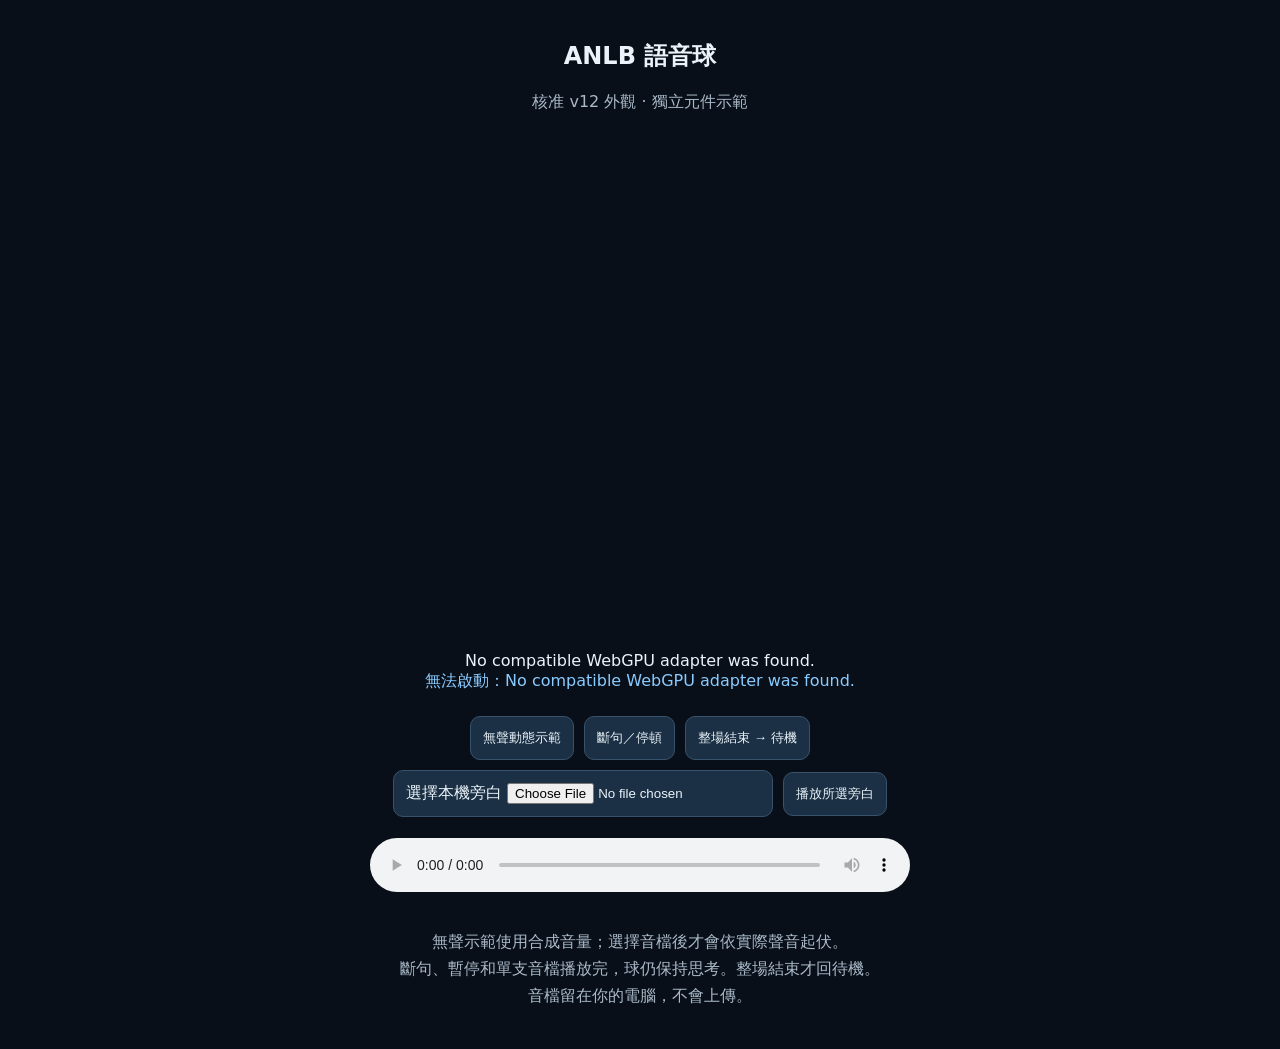
<file: vendor/anlb-orb/demo.html>
<!doctype html><html lang="zh-Hant"><meta charset="utf-8"><meta name="viewport" content="width=device-width,initial-scale=1"><title>ANLB 語音球｜可攜示範</title>
<style>*{box-sizing:border-box}body{margin:0;background:#080f19;color:#eaf3fa;font:16px system-ui;text-align:center}main{max-width:960px;margin:auto;padding:24px}h1{font-size:24px}#orb{width:min(520px,85vw);height:min(520px,85vw);margin:auto}button,label{display:inline-block;background:#1b3044;color:inherit;border:1px solid #39526b;border-radius:10px;padding:12px;margin:5px;cursor:pointer}input{max-width:280px}audio{width:min(540px,100%);margin:16px}p{color:#aab9c8;line-height:1.7}#mode{color:#8acbff}a{color:#8acbff}</style>
<main><h1>ANLB 語音球</h1><p>核准 v12 外觀 · 獨立元件示範</p><div id="orb"></div><p id="mode" role="status">正在準備球體…</p>
<button id="simulate">無聲動態示範</button><button id="quiet">斷句／停頓</button><button id="end">整場結束 → 待機</button><br>
<label>選擇本機旁白 <input id="file" type="file" accept="audio/*"></label><button id="play">播放所選旁白</button><br><audio id="audio" controls></audio>
<p>無聲示範使用合成音量；選擇音檔後才會依實際聲音起伏。<br>斷句、暫停和單支音檔播放完，球仍保持思考。整場結束才回待機。<br>音檔留在你的電腦，不會上傳。</p></main>
<script type="module" src="./demo.js"></script></html>
</file>
<file: bedroom.css>
:root{font-family:Inter,"Noto Sans TC","Microsoft JhengHei",sans-serif;color:#e6eeec;background:#0a1217;font-synthesis:none}*{box-sizing:border-box}body{margin:0}button,a,input,select{-webkit-tap-highlight-color:transparent}button,a,summary,select{cursor:pointer}button,a{font:inherit}button{color:#b9cbc9;background:#17252b;border:1px solid #30434a;border-radius:7px;padding:8px 12px}button:hover,a:hover{color:#fff;border-color:#83d4c6}button:focus-visible,a:focus-visible,summary:focus-visible{outline:2px solid #98edd8;outline-offset:4px}a{color:#a4c1bf;text-decoration:none}header{height:84px;padding:0 32px;display:flex;align-items:center;justify-content:space-between;border-bottom:1px solid #243039}.brand{display:flex;gap:14px;align-items:center;font-size:12px;letter-spacing:2px}.brand b{font-size:34px;font-weight:400;border:1px solid #597770;width:49px;height:49px;text-align:center;line-height:46px;border-radius:50%;color:#d2e9e2}.brand small{display:block;font-size:11px;letter-spacing:1px;margin-top:6px;color:#819c9d}nav{display:flex;gap:24px;align-items:center;font-size:12px}.live{display:flex;align-items:center;gap:8px;color:#8eb8a9}.live i{background:#9be1bd;width:6px;height:6px;border-radius:50%}main{display:grid;grid-template-columns:minmax(0,1fr) 304px;min-height:490px;height:calc(100dvh - 172px)}.scene-panel{position:relative;overflow:hidden;background:radial-gradient(ellipse at 45% 55%,#1e343b 0,#101f28 53%,#0c1921 100%)}.scene-heading{position:absolute;top:26px;left:32px;z-index:2;pointer-events:none}.eyebrow{color:#8eb1af;font-size:10px;letter-spacing:2.4px}h1{font-size:27px;font-weight:400;letter-spacing:3px;margin:9px 0}p{font-size:12px;line-height:1.9;color:#92aaa9;margin:8px 0}#viewport{position:absolute;inset:30px 0 45px;touch-action:none}canvas{display:block;width:100%;height:100%}#loading{position:absolute;top:50%;width:100%;text-align:center;font-size:14px;color:#b0d5d0;z-index:3;pointer-events:none}#labels{position:absolute;inset:0;pointer-events:none;overflow:hidden}.label{position:absolute;padding:5px 9px;color:#c9dfdb;font-size:10px;white-space:nowrap;background:#10242ee0;border:1px solid #52696b80;border-radius:4px;transform:translate(-50%,-100%)}.label:after{content:'';position:absolute;height:15px;width:1px;background:#819a9c88;left:50%;top:100%}.label.warm{color:#efbc72}.label.cold{color:#80c9ff}.label.fresh{color:#93e3c7}.view-toolbar{position:absolute;top:26px;right:20px;display:flex;gap:6px;z-index:3;max-width:45%;flex-wrap:wrap;justify-content:flex-end}.view-toolbar button{font-size:10px;background:#14262cbb;padding:7px 9px}.scene-bottom{position:absolute;bottom:23px;left:32px;right:25px;display:flex;justify-content:space-between;align-items:end;color:#96adad;font-size:10px;line-height:1.7;pointer-events:none}.scene-bottom small{font-size:9px;color:#6b888d}.legend{width:180px;font-size:9px}.legend>div{height:5px;background:linear-gradient(90deg,#568de6,#71c3bf,#e5cf69,#f48b46);margin:7px 0}.legend-ticks{display:flex;justify-content:space-between}.legend em{font-style:normal}aside{padding:27px 22px 15px;border-left:1px solid #28383c;overflow:auto;background:#0e1a20}.chapter h2{font-weight:400;font-size:24px;letter-spacing:2px;margin:12px 0 8px}.chapter p{min-height:46px;font-size:11px}.metrics{display:grid;grid-template-columns:1fr 1fr;gap:1px;background:#29393e;border:1px solid #29393e;border-radius:10px;overflow:hidden;margin-top:18px}.metrics article{padding:15px 13px 12px;background:#102027;min-height:123px}.metrics article>span{font-size:10px;color:#9db5b3}.metrics article>div{margin-top:12px;white-space:nowrap}.metrics strong{font-size:32px;letter-spacing:-1px;font-weight:400;color:#e9f3ef}.metrics small{font-size:9px;color:#87a3a3;margin-left:3px}.metrics strong.status{font-size:21px;letter-spacing:1px;color:#e9ba75}#trend{height:23px;width:100%;margin-top:5px}#trend path{stroke:#a5d6c5;fill:none;stroke-width:2}.meter{height:3px;background:#293e43!important;margin:15px 0 5px!important}.meter i{height:100%;display:block;width:68%;background:#7eb6ad}.system{margin:22px 0 19px}.system>div{display:flex;gap:9px;align-items:center;margin:12px 0;font-size:10px;color:#92acae}.system b{margin-left:auto;font-weight:400;color:#cbdfd8}.dot{width:6px;height:6px;border-radius:50%;flex-shrink:0}.dot.cold{background:#63b9ef}.dot.fresh{background:#84dbc2}.dot.return{background:#b2a2ec}.dot.exhaust{background:#e5ad77}details{border-top:1px solid #2e4045;border-bottom:1px solid #2e4045;padding:12px 0}summary{font-size:11px;list-style:none;color:#b7ceca;display:flex;justify-content:space-between}.settings-body label{font-size:10px;color:#b0c6c3;display:block;margin:18px 0}.settings-body output{float:right;color:#dfede5}.settings-body input{display:block;width:100%;margin:10px 0;accent-color:#8dcbb8}.settings-body select{width:100%;margin-top:10px;padding:6px;color:#b5cfca;background:#13272b;border:1px solid #345055}.settings-body p,.disclaimer{font-size:9px;line-height:1.8;color:#7e979b}.disclaimer{margin-top:16px}footer{height:88px;display:flex;align-items:center;gap:35px;padding:0 32px;border-top:1px solid #29383d;background:#0c171d}.playback{display:flex;align-items:center;gap:10px}.primary{background:#b2d9c7;color:#10291f;border-color:#b2d9c7;min-width:86px;font-size:12px}.primary:hover{background:#d0efdf;color:#10291f}.playback #time{font-size:10px;color:#839fa2;font-variant-numeric:tabular-nums;margin-left:8px;white-space:nowrap}.timeline{display:grid;grid-template-columns:repeat(4,1fr);position:relative;flex:1;max-width:650px;border-top:2px solid #304149;padding-top:14px;gap:12px}.timeline button{background:none;border:0;padding:0;text-align:left;font-size:11px;white-space:nowrap;color:#6c888d}.timeline button b{font-size:9px;font-weight:400;margin-right:9px}.timeline button.active{color:#bce8d4}#progress{height:2px;position:absolute;top:-2px;left:0;background:#b2d9c7;width:0;max-width:100%}.footer-note{font-size:9px;letter-spacing:1.3px;color:#6f8b8f;margin-left:auto;white-space:nowrap}
@media(min-width:1600px){main{grid-template-columns:minmax(0,1fr) 360px}aside{padding:34px 29px}.metrics strong{font-size:40px}.metrics article{min-height:145px}.chapter h2{font-size:29px}.chapter p{font-size:12px}.system>div{margin:18px 0}}
@media(max-width:1100px){.view-toolbar{top:135px;left:32px;right:auto;max-width:85%;justify-content:flex-start}.footer-note{display:none}footer{gap:20px;padding:0 20px}.scene-heading{left:24px}h1{font-size:23px}.scene-bottom{left:24px}.legend{width:125px}}
@media(max-width:760px){header{height:74px;padding:0 18px}nav{gap:12px}.live{display:none}.brand{font-size:9px;letter-spacing:1px}.brand b{width:39px;height:39px;line-height:37px;font-size:26px}nav a,nav button{font-size:10px}main{display:flex;height:auto;min-height:0;flex-direction:column}.scene-panel{height:620px}#viewport{inset:80px 0 55px}.scene-heading{top:22px}.scene-heading p{font-size:11px}.view-toolbar{top:116px;left:23px}.scene-bottom{font-size:9px}.legend{width:120px}aside{overflow:visible;border-left:0;border-top:1px solid #293c42;padding:23px}.chapter p{min-height:0}.metrics{grid-template-columns:repeat(4,1fr)}.metrics article{padding:12px 8px;min-height:106px}.metrics strong{font-size:26px}.metrics strong.status{font-size:17px}.system{display:grid;grid-template-columns:1fr 1fr;gap:0 20px}.disclaimer{max-width:500px}footer{height:auto;padding:20px;flex-wrap:wrap;gap:20px;position:sticky;bottom:0;z-index:5}.timeline{flex-basis:100%;order:-1}.timeline button{font-size:10px}.timeline button b{margin-right:4px}.playback{width:100%;justify-content:center}#settings .settings-body{max-width:500px}}
@media(max-width:400px){.metrics{grid-template-columns:1fr 1fr}.scene-panel{height:570px}.scene-bottom{left:15px;right:15px}.brand small{font-size:9px}.view-toolbar{gap:4px}.view-toolbar button{font-size:9px}}


.label.lamp{color:#ff9396;border-color:#c85c6580;background:#371d28dd}.label.lamp:after{background:#ff555b}.label{font-size:9px}.label.cold,.label.fresh{background:#10242ee0}


/* Final exhibition direction: match the original C-Web navy / blue line language. */
:root{background:#000206;color:#eaf1ff}header,footer{background:#020713;border-color:#13233d}.scene-panel{background:radial-gradient(ellipse at 50% 48%,#071831,#020713 72%)}aside{background:#030a17;border-color:#152641}.metrics article{background:#071124}.metrics{border-color:#182b47;background:#182b47}.brand b{border-color:#416ca0;color:#c0d7fa}.brand small,.eyebrow,.chapter p,p{color:#819abf}.live{color:#8dafdf}.live i{background:#73a9f6}h1{font-size:25px;letter-spacing:2px}.primary{background:#235ebc;border-color:#3679dd;color:#f0f6ff}.primary:hover{background:#3175d5;color:white}.timeline button.active{color:#a5cbff}#progress{background:#438beb}.label{background:#051329c9;border-color:#29436899;color:#a7c2e9;font-size:9px}.label.cold,.label.fresh{background:#061a35dd;color:#8ecaff}.label:after{background:#507cac}.dot.fresh{background:#71b8cf}.dot.return{background:#6895cf}.dot.exhaust{background:#b0c5df}.view-toolbar button{background:#051329b0;border-color:#213a60}.fixed-view{font-size:10px;color:#698bb8;padding:8px}.scene-heading{top:25px}.scene-bottom{color:#6b89b1}.metrics strong.status{color:#9bc8ff}.system b{color:#aac8ef}.label.warm{color:#dfb46e}.legend>div{background:linear-gradient(90deg,#3478d5,#32b8ac,#e4b42b,#f37a30)}.scene-heading p{font-size:11px}#viewport{touch-action:pan-y}.meter i{background:#588ccc}

.versions{display:flex;gap:6px;margin-top:15px;pointer-events:auto}.versions button{font-size:11px;padding:7px 13px;color:#7394c2;border-color:#1e3658;background:#06142a}.versions button.selected{color:#d6e8ff;background:#163d70;border-color:#4a83c7}#storyCue{font-size:10px;color:#7897be;margin-top:11px;letter-spacing:1px}.timeline{grid-template-columns:repeat(6,1fr);max-width:750px;gap:10px}.scene-heading{pointer-events:none}.dot.warm{background:#f4ae55}.scene-panel{transition:background 1.8s}body[data-period="morning"] .scene-panel{background:radial-gradient(ellipse at 20% 30%,#344858 0,#152b43 38%,#061326 85%)}body[data-period="noon"] .scene-panel{background:radial-gradient(ellipse at 30% 38%,#182a40 0,#071731 50%,#020713 95%)}body[data-period="night"] .scene-panel{background:radial-gradient(ellipse at 50% 50%,#05132b 0,#00030b 80%)}body[data-period="morning"] .eyebrow,body[data-period="morning"] #storyCue{color:#a3bdd8}.scene-heading h1{font-size:25px}.label{font-size:9px}.metrics small{font-size:9px}.view-toolbar{top:25px}.system{margin:15px 0}.system>div{margin:10px 0}
@media(max-width:1100px){.view-toolbar{top:205px;left:24px}.scene-heading{top:22px}#viewport{inset:110px 0 50px}}
@media(max-width:760px){.scene-panel{height:660px}#viewport{inset:190px 0 60px}.view-toolbar{top:191px;left:23px}.scene-heading h1{font-size:22px}.versions{margin-top:12px}.timeline{gap:6px}.timeline button b{display:block;margin:0 0 4px}.system{grid-template-columns:1fr 1fr}footer{padding:14px 18px}.scene-bottom{font-size:8px}}

/* One coordinated palette per time of day. Flow meaning stays blue / warm amber. */
body{--shell:#030a16;--panel:#071326;--card:#091b32;--line:#213957;--accent:#7dbaff;--text:#d4e4fa;--muted:#8aa6ca;transition:background-color 1s;color:var(--text)}
body[data-period="morning"]{--shell:#101c29;--panel:#142539;--card:#1b3045;--line:#3b5267;--accent:#e4bb83;--text:#f0e9de;--muted:#b0becb;background:#101c29}
body[data-period="noon"]{--shell:#071326;--panel:#0a1b31;--card:#10243b;--line:#2d4965;--accent:#93c7ff;--text:#dfedff;--muted:#9db8d7;background:#071326}
body[data-period="night"]{--shell:#00030a;--panel:#020919;--card:#061124;--line:#172d4b;--accent:#73b9ff;--text:#c9defb;--muted:#7895ba;background:#00030a}
header,footer{background:var(--shell);border-color:var(--line);transition:background-color 1s,border-color 1s}aside{background:var(--panel);border-color:var(--line);transition:background-color 1s}.metrics{background:var(--line);border-color:var(--line)}.metrics article{background:var(--card);transition:background-color 1s}.metrics strong{color:var(--text)}.metrics article>span,.metrics small,.system>div,.chapter p,.disclaimer{color:var(--muted)}.system b{color:var(--text)}.brand b{color:var(--accent);border-color:var(--accent)}.brand small,.eyebrow,.live,.footer-note{color:var(--muted)}.live i,.meter i,#progress{background:var(--accent)}.versions button,.view-toolbar button{background:var(--card);border-color:var(--line);color:var(--muted)}.versions button.selected{border-color:var(--accent);color:var(--text);background:var(--line)}.timeline button.active{color:var(--accent)}.primary{background:var(--line);border-color:var(--accent);color:var(--text)}.primary:hover{background:var(--accent);color:#061020}summary{color:var(--text)}details{border-color:var(--line)}.scene-bottom,.scene-bottom small,#storyCue{color:var(--muted)}.legend>div{background:linear-gradient(90deg,#3478d5,#70c3ed,#e0ad53,#f37a30)}.label{border-color:var(--line);background:var(--shell);color:var(--text)}.label.fresh{border-color:#5082ad;color:#afe2ff;background:#091a30e8}.label.warm{border-color:#8a6840;color:#f0c27b}.scene-panel{background:var(--panel)}body[data-period="morning"] .scene-panel{background:radial-gradient(ellipse at 18% 28%,#3e4f5a,#1e344b 44%,#0c1c30 94%)}body[data-period="noon"] .scene-panel{background:radial-gradient(ellipse at 24% 35%,#213c55,#102940 48%,#07172c 94%)}body[data-period="night"] .scene-panel{background:radial-gradient(ellipse at 50% 50%,#071831,#00040d 86%)}
/* Brighter dawn across the complete interface, with stronger schematic contrast. */
body[data-period="morning"]{--shell:#2c4357;--panel:#344e65;--card:#3e5b74;--line:#7a93a8;--accent:#f3d0a0;--text:#fff7eb;--muted:#d3dfe9;background:#2c4357}
body[data-period="morning"] .scene-panel{background:radial-gradient(ellipse at 16% 22%,#89999f 0,#5a788d 38%,#304e69 76%,#203b57 100%)}
body[data-period="morning"] .eyebrow,body[data-period="morning"] #storyCue,body[data-period="morning"] .fixed-view{color:#e1e9ef}
body[data-period="morning"] .label{background:#203a52e6;border-color:#9bb2c5;color:#f3f6fa}
body[data-period="morning"] .label.warm{background:#433a2ae8;color:#ffe2a9}
body[data-period="morning"] .label.fresh{background:#183954e8;color:#d9f2ff}
body[data-period="morning"] .scene-heading p{color:#edf4fa;text-shadow:0 1px 2px #294357}

/* Story-time overlays: no animation clock independent of pause / chapter selection. */
.scene-panel:before{content:"";position:absolute;inset:0;background:#010611;opacity:calc(var(--dawn-shade,0) + var(--room-dim,0));pointer-events:none}
#viewport[data-phase="3"] .label{opacity:.55}
#viewport[data-phase="5"] .label{opacity:.65}

/* Daylight is neutral and warm; blue belongs to structure and fresh air. */
body[data-period="morning"],body[data-period="noon"]{--shell:#d6d5cf;--panel:#e4e1d9;--card:#f0ede6;--line:#b0b4b4;--accent:#366d97;--text:#263b48;--muted:#596b72;background:var(--shell)}
body[data-period="morning"] .scene-panel{background:radial-gradient(ellipse at 16% 22%,#fff8e5 0,#eae6da 40%,#c9cfcc 78%,#b7c2c4 100%)}
body[data-period="noon"] .scene-panel{background:radial-gradient(ellipse at 24% 30%,#f8f2e2 0,#dddcd3 48%,#b9c4c6 100%)}
body[data-period="morning"] .eyebrow,body[data-period="morning"] #storyCue,body[data-period="morning"] .fixed-view,body[data-period="noon"] .fixed-view{color:#536871}
body[data-period="morning"] .scene-heading p,body[data-period="noon"] .scene-heading p{color:#536871;text-shadow:none}
body[data-period="morning"] .label,body[data-period="noon"] .label{background:#f4f0e7ed;border-color:#99aaad;color:#324c59}
body[data-period="morning"] .label.warm,body[data-period="noon"] .label.warm{background:#faf0daed;border-color:#bb975e;color:#825316}
body[data-period="morning"] .label.fresh,body[data-period="noon"] .label.fresh{background:#e8f1f3ed;color:#285976}

body[data-period="morning"] .brand,body[data-period="noon"] .brand,body[data-period="morning"] nav a,body[data-period="noon"] nav a{color:#466373}
body[data-period="morning"] .scene-bottom small,body[data-period="noon"] .scene-bottom small,body[data-period="morning"] .playback #time,body[data-period="noon"] .playback #time{color:#536871}

.legend>div{background:linear-gradient(90deg,#629fca 0%,#629fca 65%,#efd477 100%)}

#narrative{position:absolute;bottom:100px;left:50%;transform:translateX(-50%);z-index:4;width:min(440px,85%);text-align:center;pointer-events:none;padding:13px 20px;background:var(--panel);border:1px solid var(--line);border-radius:8px}
#narrativeStage{font-size:10px;letter-spacing:2px;color:var(--accent)}#narrativeText{font-size:15px;line-height:1.7;color:var(--text);margin:5px 0 0}
#viewport[data-phase="1"] .label{opacity:.25}#voiceToggle{font-size:11px;white-space:nowrap}
@media(max-width:760px){#narrative{bottom:95px;padding:8px 12px}#narrativeText{font-size:12px}}

.timeline{grid-template-columns:repeat(3,1fr)}#narrativeText{font-size:12px;line-height:1.8}#narrative{width:min(560px,85%)}

#narrative{display:flex;align-items:center;gap:8px;width:min(650px,88%);text-align:left;padding:10px 18px 10px 8px}#voice-orb{width:140px;height:140px;flex:0 0 140px;background:#080f19;border-radius:50%;overflow:hidden}#voice-orb[hidden]{display:none}.narrative-copy{min-width:0;flex:1}@media(max-width:760px){#voice-orb{width:88px;height:88px;flex-basis:88px}#narrative{bottom:86px}#narrativeText{font-size:10px}}
#osc-panel{position:fixed;left:16px;bottom:82px;z-index:30;width:290px;max-width:calc(100vw - 32px);border:1px solid var(--line);border-radius:10px;background:var(--panel);color:var(--text);box-shadow:0 5px 24px #0002;font-size:11px}#osc-panel summary{padding:11px;cursor:pointer;list-style:none;font-weight:600}#osc-badge{float:right;font-size:10px;font-weight:400}.osc-body{padding:0 12px 10px;max-height:65vh;overflow:auto}.osc-body label{display:block;margin:8px 0}.osc-body input:not([type=checkbox]){display:block;box-sizing:border-box;width:100%;margin-top:4px;padding:6px;border:1px solid var(--line);border-radius:4px;background:var(--card);color:var(--text);font:inherit}.osc-target{display:grid;grid-template-columns:1.7fr 1fr;gap:8px}.osc-auto{display:flex!important;align-items:center;gap:5px}.osc-actions{display:flex;flex-wrap:wrap;gap:5px}.osc-actions button{font-size:10px;padding:7px}#osc-status{line-height:1.6;overflow-wrap:anywhere}#osc-log{padding-left:16px;font-size:10px;line-height:1.8;overflow-wrap:anywhere}@media(max-width:760px){#osc-panel{bottom:140px;left:8px;width:260px}}

/* Distinct equipment: pale teal fresh air, blue air conditioning. */
.label.fresh,body[data-period="morning"] .label.fresh,body[data-period="noon"] .label.fresh{color:#a4d9ce;border-color:#639b91;background:#102c2ee8}
.label.ac{color:#9fc8ff;border-color:#5486bb;background:#10243de8}
body[data-period="morning"] .label.fresh,body[data-period="noon"] .label.fresh{color:#416f68;background:#edf5f0ed}
body[data-period="morning"] .label.ac,body[data-period="noon"] .label.ac{color:#37649b;border-color:#88a9ce;background:#edf3fbed}
.dot.fresh{background:#9ccfc5;box-shadow:0 0 7px #9ccfc544}.dot.ac{background:#76afff;box-shadow:0 0 7px #76afff44}

/* C story V2: spatial explanation and visible equipment states. */
.route-label{font-size:10px;letter-spacing:1px;color:var(--accent);margin-bottom:12px;line-height:1.6}
.spatial-key{display:flex;gap:6px;flex-wrap:wrap}.spatial-key span{padding:7px;border:1px solid var(--line);border-radius:5px;color:var(--muted);font-size:10px}.spatial-key span.active{background:var(--card);border-color:var(--accent);color:var(--text)}.spatial-key i{display:inline-block;width:5px;height:5px;border-radius:50%;background:#629fca;margin-right:4px}.spatial-key [data-focus="heat"] i{background:#dca24f}.spatial-key [data-focus="bed"] i{background:#9cb6a9}
.label.focus,#viewport[data-phase="1"] .label.focus{opacity:1;z-index:4;border-width:2px;font-weight:600;box-shadow:0 0 14px #428cff33}
#narrative{bottom:70px;gap:12px}
#voice-orb{width:72px;height:72px;flex-basis:72px}
#voiceToggle:disabled{opacity:.6;cursor:default}
.state-comparison{display:grid;grid-template-columns:repeat(3,1fr);gap:5px;margin:15px 0}.state-comparison>div{border:1px solid var(--line);border-radius:5px;padding:9px 5px;display:flex;flex-direction:column;gap:5px;text-align:center;color:var(--muted)}.state-comparison span{font-size:10px}.state-comparison b{font-size:14px;font-weight:500}.state-comparison small{font-size:9px}.state-comparison .active{background:var(--card);border-color:var(--accent);color:var(--text)}.dot.lighting{background:#d9b974}.metrics .status{font-size:18px!important}.metrics article{min-height:110px}.chapter h2{font-size:22px}.chapter p{min-height:38px}.metrics{margin-top:12px}
@media(max-width:760px){.state-comparison{max-width:500px}.route-label{margin-top:4px}.metrics{grid-template-columns:1fr 1fr}}
</file>
<file: glass.css>
/* Translucent UI for C; keep the existing scene geometry and time-of-day palette. */
body{--glass-panel:rgba(7,19,38,.58);--glass-card:rgba(15,35,57,.42);--glass-shell:rgba(3,10,22,.68);--glass-line:rgba(145,180,210,.27);--glass-shine:rgba(212,235,255,.05)}
body[data-period="noon"],body[data-period="morning"]{--glass-panel:rgba(237,235,225,.55);--glass-card:rgba(250,248,239,.36);--glass-shell:rgba(220,222,214,.64);--glass-line:rgba(88,116,125,.3);--glass-shine:rgba(255,255,255,.36)}
main{background:radial-gradient(ellipse at 92% 22%,#254758,#0a192a 76%)}
body[data-period="noon"] main,body[data-period="morning"] main{background:radial-gradient(ellipse at 85% 12%,#f7edda,#bcced1 75%)}
header,footer{background:var(--glass-shell);border-color:var(--glass-line);backdrop-filter:blur(8px);-webkit-backdrop-filter:blur(8px)}
aside{background:var(--glass-panel);border-color:var(--glass-line);box-shadow:inset 1px 0 0 var(--glass-shine);backdrop-filter:blur(8px);-webkit-backdrop-filter:blur(8px)}
.metrics{background:transparent;border-color:var(--glass-line);gap:0}
.metrics article{background:var(--glass-card);padding:15px 11px 12px}
.metrics article:nth-child(odd){border-right:1px solid var(--glass-line)}
.metrics article:nth-child(-n+2){border-bottom:1px solid var(--glass-line)}
#narrative,#osc-panel{background:var(--glass-panel);border-color:var(--glass-line);backdrop-filter:blur(5px);-webkit-backdrop-filter:blur(5px);box-shadow:inset 0 1px 0 var(--glass-shine),0 4px 20px #0000000d}
.versions button,.view-toolbar button,.spatial-key span,.state-comparison>div{background:var(--glass-card);border-color:var(--glass-line)}
.versions button.selected,.spatial-key span.active,.state-comparison .active{background:var(--glass-panel);border-color:var(--accent)}
.label,body[data-period="noon"] .label,body[data-period="morning"] .label{background:var(--glass-panel);backdrop-filter:blur(3px);-webkit-backdrop-filter:blur(3px)}
.label.ac{background:rgba(16,36,61,.62)}
.label.fresh{background:rgba(16,44,46,.62)}
body[data-period="noon"] .label.ac,body[data-period="morning"] .label.ac{background:rgba(237,243,251,.62)}
body[data-period="noon"] .label.fresh,body[data-period="morning"] .label.fresh{background:rgba(237,245,240,.62)}
body[data-period="noon"] .label.warm,body[data-period="morning"] .label.warm{background:rgba(250,240,218,.62)}
@media(prefers-reduced-transparency:reduce){header,footer{background:var(--shell)}aside,#narrative,#osc-panel,.label{background:var(--panel);backdrop-filter:none;-webkit-backdrop-filter:none}.metrics article,.versions button,.view-toolbar button,.state-comparison>div{background:var(--card)}}
</file>
<file: exhibition.css>
/* Exhibition composition: uninterrupted room at left, narrative and key data at right. */
body{--stage-pad:clamp(24px,3vw,64px)}
.exhibition-header{height:72px;padding:0 var(--stage-pad);position:relative;z-index:50}
.exhibition-header .brand b{width:42px;height:42px;font-size:29px;line-height:39px}
.exhibition-header nav{gap:20px}
main.exhibition-stage{display:grid;grid-template-columns:minmax(0,1fr) minmax(360px,34%);height:calc(100dvh - 156px);min-height:520px;padding:0;overflow:hidden}
.exhibition-stage>aside{grid-column:2;grid-row:1;position:relative;padding:28px var(--stage-pad) 20px 28px;border-left:1px solid var(--glass-line);border-right:0;overflow:auto;scrollbar-width:thin;display:flex;flex-direction:column;gap:0}
.route-label{font-size:11px;letter-spacing:.1em;margin:0 0 18px;line-height:1.5}
.chapter .eyebrow{font-size:12px;letter-spacing:.16em;color:var(--accent)}
.chapter h1{font-size:clamp(34px,3.5vw,64px);line-height:1.18;font-weight:400;letter-spacing:.055em;margin:12px 0}
.chapter p{font-size:13px;line-height:1.75;min-height:0;margin:0;max-width:34em}
#narrative{position:static;transform:none;width:100%;margin:20px 0;min-height:96px;padding:12px;display:flex;gap:12px;border-radius:9px;flex-shrink:0}
#voice-orb{width:48px;height:48px;flex:0 0 48px}
#narrativeStage{display:none}
#narrativeText{font-size:12px;line-height:1.85;margin:0}
.metrics{display:grid;grid-template-columns:1fr 1fr;flex-shrink:0;overflow:visible;border:0;border-radius:0;gap:0;margin:0}
.metrics article{background:transparent;min-height:0;border:0!important;padding:14px 0!important}
.metrics article:first-child{grid-column:1/-1;position:relative;padding:0 0 14px!important;border-bottom:1px solid var(--glass-line)!important;margin-bottom:2px}
.metrics article>span{font-size:11px;letter-spacing:.04em}
.metrics article>div{margin-top:8px}
.metrics strong{font-size:34px;line-height:1.1;font-weight:400}
.metrics article:first-child strong{font-size:clamp(64px,6.1vw,106px);letter-spacing:-.055em;line-height:1.05;color:var(--accent)}
.metrics article:first-child small{font-size:18px;margin-left:8px}
#trend{position:absolute;right:0;bottom:21px;width:34%;height:35px;opacity:.75}
.metrics article:nth-child(2){padding-right:16px!important}
.metrics article:nth-child(3){padding-left:20px!important;border-left:1px solid var(--glass-line)!important}
.metrics article:nth-child(4){grid-column:1/-1;display:flex;align-items:center;gap:12px;flex-wrap:wrap;border-top:1px solid var(--glass-line)!important;padding:11px 0!important}
.metrics article:nth-child(4)>div{margin:0 0 0 auto}
.metrics article:nth-child(4)>small{width:100%;margin:0;line-height:1.4}
.metrics strong.status{font-size:18px!important;letter-spacing:.04em;color:var(--accent)}
.metrics small{font-size:10px;line-height:1.6}
.meter{max-width:140px;margin:12px 0 0!important}
.disclaimer{margin:12px 0 0;font-size:9px;line-height:1.65;max-width:40em}
.scene-panel{grid-column:1;grid-row:1;min-height:0;height:100%}
.scene-heading{top:26px;left:32px;right:32px;pointer-events:none;display:grid;grid-template-columns:1fr auto;align-items:center;gap:9px 20px}
.scene-heading>.eyebrow{grid-column:1/-1;font-size:10px}
.scene-heading h2{font-size:20px;line-height:1.4;letter-spacing:.1em;font-weight:400;margin:0;color:var(--text)}
.spatial-key{gap:6px;justify-content:flex-end}
.spatial-key span{font-size:10px;padding:6px 8px}
#viewport{inset:85px 0 100px}
.label{font-size:10px;padding:6px 9px}
#labels .context-label{display:none}
.dawn-dark .scene-panel{--text:#d4e4fa;--muted:#a2bad1;--accent:#8bc6ff;--glass-panel:rgba(7,19,38,.58);--glass-card:rgba(15,35,57,.42);--glass-line:rgba(145,180,210,.27)}
.dawn-dark .scene-heading .eyebrow,.dawn-dark .scene-panel .scene-bottom small,.dawn-dark .scene-panel #storyCue{color:var(--muted)}
.dawn-dark .scene-panel .label{color:var(--text);background:var(--glass-panel)}
.scene-bottom{left:32px;right:32px;bottom:98px;align-items:center;font-size:11px}
.scene-bottom small{display:block;font-size:9px;margin-top:4px}
#storyCue{font-size:11px;margin:0;letter-spacing:.05em}
.legend{width:155px;font-size:9px}
.state-comparison{position:absolute;left:32px;right:32px;bottom:20px;margin:0;gap:10px}
.state-comparison>div{flex-direction:row;align-items:center;justify-content:space-between;flex-wrap:wrap;padding:12px 14px;gap:6px;border-radius:7px}
.state-comparison span{font-size:11px}
.state-comparison b{font-size:18px;font-weight:400}
.state-comparison small{width:100%;font-size:10px;text-align:left}
body>footer{height:84px;padding:0 var(--stage-pad);gap:32px;position:relative;z-index:5}
.timeline{max-width:none;padding-top:12px;gap:18px}
.timeline button{font-size:12px}
.timeline button b{font-size:10px}
.playback{gap:8px;flex:none}
.footer-note{display:none}
#presentation-tools{border:0;padding:0;position:relative;z-index:40}
#presentation-tools>summary{gap:22px;border:1px solid var(--glass-line);border-radius:7px;padding:9px 12px;font-size:11px;background:var(--glass-card)}
.tools-body{position:absolute;right:0;top:44px;width:380px;max-width:calc(100vw - 32px);max-height:calc(100dvh - 100px);overflow:auto;padding:22px;background:var(--panel);border:1px solid var(--glass-line);border-radius:10px;box-shadow:0 16px 50px #0004;color:var(--text)}
.tools-body h2{font-size:11px;letter-spacing:.1em;font-weight:400;margin:18px 0 10px;color:var(--muted)}
.tools-body h2:first-child{margin-top:0}
.tools-body .versions{margin:0;flex-wrap:wrap}
.tools-body .view-toolbar{position:static;max-width:none;justify-content:flex-start;gap:6px}
.tools-body .fixed-view{display:none}
.tools-body .system{margin:0 0 20px}
.tools-body .system>div{font-size:11px;margin:12px 0}
.tools-body #osc-panel{position:static;width:100%;max-width:none;margin:14px 0;background:var(--glass-card);box-shadow:none}
.tools-body #osc-panel summary{padding:10px;font-size:11px}
.tools-body #settings{padding:12px 0}
.compare-link{display:inline-block;font-size:11px;padding:10px 0;color:var(--accent)}
.settings-body label,.settings-body p{color:var(--muted)}
@media(min-width:1600px){.exhibition-stage>aside{padding-top:42px;padding-left:42px}.route-label{margin-bottom:28px}.chapter p{font-size:16px}#narrative{margin:28px 0;padding:18px;min-height:125px}#narrativeText{font-size:15px}#voice-orb{width:64px;height:64px;flex-basis:64px}.metrics article>span{font-size:13px}.metrics strong{font-size:46px}.metrics small{font-size:12px}.metrics article{padding-top:22px!important;padding-bottom:22px!important}.disclaimer{font-size:11px}.scene-heading{top:42px;left:44px;right:44px}.scene-heading h2{font-size:28px}.spatial-key span{font-size:12px;padding:9px 12px}#viewport{inset:105px 0 126px}.scene-bottom{left:44px;right:44px;bottom:116px}.state-comparison{left:44px;right:44px;bottom:30px}.state-comparison b{font-size:23px}.state-comparison span,.state-comparison small{font-size:12px}.label{font-size:12px}}
@media(max-height:780px) and (min-width:901px){.exhibition-stage>aside{padding-top:20px;padding-bottom:12px}.route-label{margin-bottom:10px}.chapter h1{margin:8px 0;font-size:36px}.chapter p{font-size:12px}#narrative{margin:14px 0;min-height:88px;padding:10px}#narrativeText{font-size:11px;line-height:1.7}.metrics article:first-child strong{font-size:66px}.metrics article{padding-top:10px!important;padding-bottom:10px!important}.metrics article:nth-child(4){padding:8px 0!important}.metrics article:nth-child(4)>small{width:auto;font-size:9px}.disclaimer{font-size:9px;margin-top:8px}.scene-heading{top:22px}#viewport{inset:77px 0 90px}.scene-bottom{bottom:94px}.state-comparison{bottom:16px}.state-comparison>div{padding:10px 12px}}
@media(max-width:1100px) and (min-width:901px){main.exhibition-stage{grid-template-columns:minmax(0,1fr) 360px}.exhibition-stage>aside{padding-left:22px;padding-right:24px}.scene-heading{left:24px;right:24px;grid-template-columns:1fr}.scene-heading>.eyebrow{grid-column:auto}.scene-heading h2{font-size:18px}.spatial-key{justify-content:flex-start}#viewport{inset:115px 0 95px}.scene-bottom{left:24px;right:24px}.legend{width:110px}.state-comparison{left:24px;right:24px;gap:6px}.state-comparison>div{padding:9px}.state-comparison b{font-size:16px}}
@media(max-width:900px){main.exhibition-stage{display:flex;flex-direction:column;height:auto;min-height:0;overflow:visible}.exhibition-stage>aside{padding:26px var(--stage-pad);overflow:visible;border-left:0;border-right:0;border-bottom:1px solid var(--glass-line)}.chapter h1{font-size:38px}.route-label{margin-bottom:14px}#narrative{max-width:650px}.metrics{grid-template-columns:1.3fr 1fr 1fr;gap:0 20px}.metrics article:first-child{grid-column:auto;grid-row:1/3;border-bottom:0!important;margin:0;padding:10px 0!important}.metrics article:first-child strong{font-size:62px}#trend{position:static;width:80%;height:24px}.metrics article:nth-child(2),.metrics article:nth-child(3){padding:10px 0!important;border:0!important}.metrics article:nth-child(4){grid-column:2/4}.scene-panel{height:660px;flex:none}.scene-heading{top:28px;left:var(--stage-pad);right:var(--stage-pad)}#viewport{inset:85px 0 105px}.scene-bottom{left:var(--stage-pad);right:var(--stage-pad);bottom:104px}.state-comparison{left:var(--stage-pad);right:var(--stage-pad);max-width:none}.system{display:block}body>footer{position:sticky;bottom:0;height:auto;min-height:108px;flex-wrap:wrap;gap:14px;padding:16px var(--stage-pad)}.timeline{order:-1;flex-basis:100%}.playback{justify-content:center;width:100%}.exhibition-header .live{display:none}.exhibition-header nav{gap:8px}}
@media(max-width:540px){.brand{font-size:9px;letter-spacing:1px}.brand small{font-size:9px}.exhibition-header{padding:0 18px}.exhibition-header .brand b{width:36px;height:36px;font-size:24px;line-height:33px}.exhibition-header nav button{font-size:10px;padding:8px}#presentation-tools>summary{font-size:10px;padding:8px;gap:8px}.tools-body{right:-65px}.scene-heading{grid-template-columns:1fr}.scene-heading>.eyebrow{grid-column:auto}.scene-heading h2{font-size:19px}.spatial-key{justify-content:flex-start}.scene-panel{height:610px}#viewport{inset:135px 0 115px}.label{font-size:8px;padding:5px}.scene-bottom{bottom:108px}.scene-bottom>div:first-child{max-width:55%}.legend{width:105px}#storyCue{font-size:9px}.scene-bottom small{font-size:8px}.state-comparison{gap:5px;bottom:20px}.state-comparison>div{padding:9px;display:flex;flex-direction:column;align-items:flex-start}.state-comparison b{font-size:16px}.state-comparison small{font-size:9px}.metrics{gap:0 12px}.metrics article:first-child strong{font-size:54px}.metrics article>span{font-size:10px}.metrics strong{font-size:28px}.metrics .status{font-size:15px!important}.chapter h1{font-size:34px}.disclaimer{max-width:none}.timeline button{font-size:10px}.timeline button b{display:inline;margin-right:4px}}
</file>
<file: captions.css>
/* A reserved, large caption field; changing lines never moves the data below. */
#narrative{display:block;min-height:166px;height:166px;margin:14px 0;padding:16px 18px;position:relative;inset:auto;transform:none;width:100%;overflow:hidden}
.caption-header{display:flex;align-items:center;gap:12px;margin-bottom:10px}
#voice-orb{width:36px;height:36px;flex:0 0 36px}
#narrativeStage{display:block;font-size:12px;letter-spacing:.1em;color:var(--accent)}
#narrativeText{font-size:clamp(18px,1.55vw,27px);line-height:1.6;font-weight:400;letter-spacing:.025em;margin:0;color:var(--text)}
.caption-content{will-change:opacity}
.caption-idle{position:absolute;inset:0;display:flex;align-items:center;justify-content:center;gap:12px;color:var(--muted);font-size:12px;letter-spacing:.15em;pointer-events:none}
#narrative.is-speaking .caption-idle{display:none}
@media(min-width:1600px){#narrative{height:215px;min-height:215px;padding:22px;margin:22px 0}.caption-header{margin-bottom:16px}#voice-orb{width:44px;height:44px;flex-basis:44px}#narrativeStage{font-size:14px}}
@media(max-height:780px) and (min-width:901px){#narrative{height:152px;min-height:152px;margin:12px 0;padding:12px 15px}.caption-header{margin-bottom:8px}#voice-orb{width:30px;height:30px;flex-basis:30px}#narrativeText{font-size:19px;line-height:1.55}.metrics article:first-child strong{font-size:56px}.metrics article:first-child{padding-bottom:10px!important}.metrics article:nth-child(2),.metrics article:nth-child(3){padding-top:8px!important;padding-bottom:8px!important}.metrics strong{font-size:29px}.metrics article:nth-child(4){padding:7px 0!important;gap:6px}.chapter h1{font-size:34px}.route-label{margin-bottom:8px}}
@media(max-width:900px){#narrative{height:166px;min-height:166px;max-width:none}#narrativeText{font-size:22px}.caption-header{margin-bottom:12px}}
@media(max-width:540px){#narrative{height:174px;min-height:174px;padding:14px}#narrativeText{font-size:21px;line-height:1.6}}
@media(prefers-reduced-motion:reduce){#narrative.is-speaking .caption-content{opacity:1!important;will-change:auto}}

/* Hold the exit message after speech and at the stopped final frame. */
#narrative.is-closing .caption-header{visibility:hidden;position:absolute;top:0;left:18px}
#narrative.is-closing .caption-content{padding-top:12px}
</file>
<file: floating-ui.css>
/* A continuous scene with information floating over its right-hand side. */
.exhibition-stage>aside{background:transparent;border:0;box-shadow:none;backdrop-filter:none;-webkit-backdrop-filter:none}
#narrative{background:transparent;box-shadow:none;backdrop-filter:none;-webkit-backdrop-filter:none}
@media(min-width:901px){
 main.exhibition-stage{display:block;position:relative;isolation:isolate;--info-width:max(360px,34%)}
 .exhibition-stage>.scene-panel{position:absolute;inset:0;width:100%;height:100%;z-index:0}
 .exhibition-stage>aside{position:absolute;inset:0 0 0 auto;width:var(--info-width);z-index:5}
 .scene-heading,.scene-bottom,.state-comparison{right:calc(var(--info-width) + 32px)}
 .dawn-dark .exhibition-stage>aside .eyebrow{color:var(--accent)}
 .dawn-dark .exhibition-stage>aside{--text:#d4e4fa;--muted:#a2bad1;--accent:#8bc6ff;--glass-line:rgba(145,180,210,.27);color:var(--text)}
}
@media(min-width:1600px){.scene-heading,.scene-bottom,.state-comparison{right:calc(var(--info-width) + 44px)}}
@media(min-width:901px) and (max-width:1100px){.scene-heading,.scene-bottom,.state-comparison{right:calc(var(--info-width) + 24px)}}

/* Keep only the bottom preview transport; reclaim the former header space. */
.headerless main.exhibition-stage{height:calc(100dvh - 84px)}
.headerless #presentation-tools{z-index:410;margin-left:auto}
.headerless #presentation-tools>summary{border:0;background:transparent;padding:0;color:#adc4d5}
.headerless #presentation-tools .tools-body{top:auto;bottom:44px;right:0;display:block;max-height:calc(100dvh - 140px);--text:#d4e4fa;--muted:#a3b7c7;--accent:#8bc6ff;--panel:#0d1c2b;--glass-card:#173047;--glass-line:#7896ab60;color:var(--text)}
.headerless .tools-body #fullscreen{margin-bottom:18px}
@media(max-width:1100px){.headerless main.exhibition-stage{height:calc(100dvh - 112px)}}
@media(max-width:900px){body.headerless{padding-bottom:112px}.headerless main.exhibition-stage{height:auto}.headerless .preview-player .playback{width:auto}}

@media(min-width:901px){
 .headerless #viewport{-webkit-mask-image:linear-gradient(to right,#000 0%,#000 calc(100% - var(--info-width) - 90px),rgba(0,0,0,var(--scene-underlay-alpha,1)) calc(100% - var(--info-width) + 4px));mask-image:linear-gradient(to right,#000 0%,#000 calc(100% - var(--info-width) - 90px),rgba(0,0,0,var(--scene-underlay-alpha,1)) calc(100% - var(--info-width) + 4px))}
}
</file>
<file: player-controls.css>
/* Shared preview transport: both exhibits use the same bottom controls. */
body>footer.preview-player{position:fixed;inset:auto 0 0;height:84px;z-index:400;display:flex;align-items:center;gap:28px;padding:12px 28px;background:#07121ee8;color:#d4e4fa;border-top:1px solid #7896ab40;backdrop-filter:blur(8px);font:12px Inter,"Microsoft JhengHei",sans-serif;box-sizing:border-box;text-align:left}
.preview-player .playback{display:flex;align-items:center;gap:8px;flex:none}
.preview-player button,.preview-player a,.preview-player select{font:inherit;color:#c7dcea;background:transparent;border:1px solid #7896ab60;border-radius:6px;padding:9px 12px;text-decoration:none;cursor:pointer;white-space:nowrap}
.preview-player .primary{background:#234c69;border-color:#709bb8;color:#fff;min-width:86px}
.preview-player .timeline{position:relative;display:flex;flex:1;gap:18px;border-top:2px solid #7896ab40;padding-top:12px;max-width:none}
.preview-player .timeline button{flex:1;border:0;padding:0;text-align:left;font-size:11px;color:#8ea7ba;background:none}
.preview-player .timeline button.active{color:#e0f3ff}
.preview-player .timeline b{font-size:10px;font-weight:400;margin-right:6px}
.preview-player #progress{position:absolute;left:0;top:-2px;height:2px;background:#9bc7e3;max-width:100%}
.preview-player #time{font-size:10px;color:#a3b7c7;white-space:nowrap;font-variant-numeric:tabular-nums}
.preview-player .preview-options{position:relative;border:0;padding:0;flex:none}
.preview-options summary{color:#adc4d5;cursor:pointer;list-style:none;font-size:11px}
.preview-options>div{position:absolute;bottom:32px;right:0;background:#0d1c2b;border:1px solid #7896ab60;padding:12px;min-width:165px;display:grid;gap:8px;border-radius:8px}
body.has-preview-player .stage{--S:min(100vw,calc(100dvh - 84px));top:calc((100dvh - 84px - var(--S))/2)}
body.preview-page{padding-bottom:84px}
body.preview-page main{width:min(calc(100vw - 24px),calc((100dvh - 100px)*1.125));margin:8px auto}
@media(max-width:1100px){body>footer.preview-player{height:112px;flex-wrap:wrap;gap:12px;padding:12px 20px}.preview-player .timeline{order:-1;flex-basis:100%;gap:10px}.preview-player .timeline button{font-size:10px}.preview-player .preview-options{margin-left:auto}body.has-preview-player .stage{--S:min(100vw,calc(100dvh - 112px));top:calc((100dvh - 112px - var(--S))/2)}body.preview-page{padding-bottom:112px}body.preview-page main{width:min(calc(100vw - 24px),calc((100dvh - 128px)*1.125))}main.exhibition-stage{height:calc(100dvh - 184px)}}

/* Readable controls retain the same bottom transport in both exhibits. */
body>footer.preview-player{font-size:14px}
.preview-player .timeline button{font-size:14px;font-weight:500;color:#b2c8d9}
.preview-player .timeline b,.preview-player #time{font-size:12px}
.preview-options summary,#presentation-tools>summary{font-size:14px}
.preview-player #voiceToggle{font-size:14px}
@media(max-width:1100px){.preview-player .timeline button{font-size:12px}}
</file>
<file: exhibition-type.css>
/* Exhibition typography: strong readable text above the transparent scene. */
.exhibition-stage>aside{color:var(--text)}
.route-label,.chapter .eyebrow{font-size:clamp(14px,1vw,20px);font-weight:500;letter-spacing:.06em}
.route-label{margin-bottom:18px}
.chapter h1{font-size:clamp(44px,4.1vw,88px);font-weight:600;line-height:1.16;letter-spacing:.025em;margin:12px 0 16px}
.chapter p{font-size:clamp(18px,1.25vw,28px);line-height:1.65;color:var(--text);font-weight:500}
#narrative{height:clamp(224px,25vh,320px);min-height:clamp(224px,25vh,320px);padding:20px 22px;margin:24px 0;background:transparent}
#narrativeText{font-size:clamp(28px,2.05vw,48px);line-height:1.52;font-weight:600;letter-spacing:.015em;color:var(--text)}
.caption-header{margin-bottom:14px}
.metrics article>span{font-size:clamp(15px,1.1vw,24px);font-weight:500;color:var(--text)}
.metrics article:first-child strong{font-size:clamp(82px,7.1vw,136px);font-weight:500}
.metrics strong{font-size:clamp(40px,3.1vw,64px);font-weight:500}
.metrics small{font-size:clamp(13px,.95vw,20px);color:var(--text)}
.metrics strong.status{font-size:clamp(23px,1.6vw,34px)!important;font-weight:600}
.scene-heading h2{font-size:clamp(26px,2.1vw,44px);font-weight:600;letter-spacing:.06em}
.scene-heading>.eyebrow,.spatial-key span{font-size:clamp(13px,.95vw,19px);font-weight:500}
.label{font-size:clamp(13px,.95vw,19px);font-weight:500}
#viewport[data-phase] .label{opacity:1}
.scene-bottom,#storyCue{font-size:clamp(14px,1vw,21px);font-weight:500}
.scene-bottom small,.legend{font-size:clamp(12px,.8vw,17px)}
.legend{width:clamp(180px,13vw,260px)}
.state-comparison span,.state-comparison small{font-size:clamp(14px,1vw,21px)}
.state-comparison b{font-size:clamp(25px,1.8vw,38px);font-weight:500}
.state-comparison>div{padding:14px 16px}
.scene-bottom{bottom:138px}
@media(max-height:850px) and (min-width:901px){
 .exhibition-stage>aside{padding-top:20px;padding-bottom:12px}
 .route-label{margin-bottom:8px;font-size:13px}.chapter .eyebrow{font-size:13px}
 .chapter h1{font-size:clamp(40px,3.5vw,60px);margin:8px 0 10px}
 .chapter p{font-size:17px;line-height:1.55}
 #narrative{height:182px;min-height:182px;margin:14px 0;padding:14px 16px}
 #narrativeText{font-size:27px;line-height:1.48}.caption-header{margin-bottom:8px}
 #voice-orb{width:28px;height:28px;flex-basis:28px}
 .metrics article:first-child strong{font-size:76px}.metrics strong{font-size:38px}
 .metrics article>span{font-size:14px}.metrics small{font-size:12px}
 .metrics article{padding-top:10px!important;padding-bottom:10px!important}
 .metrics strong.status{font-size:22px!important}
 .scene-heading h2{font-size:28px}.scene-bottom{bottom:118px}
}
@media(max-width:1100px){.scene-heading{grid-template-columns:1fr}.spatial-key{justify-content:flex-start}}
@media(max-width:900px){
 .chapter h1{font-size:46px}.chapter p{font-size:20px}
 #narrative{height:230px;min-height:230px}#narrativeText{font-size:28px}
 .scene-bottom{bottom:126px}.metrics strong{font-size:38px}
 .scene-heading h2{font-size:27px}.label{font-size:12px}
}
</file>
<file: ambient-light.css>
/* Background and geometry use the show clock; UI colors remain fully opaque. */
.exhibition-stage>aside,.exhibition-stage>aside *,.scene-heading *,.scene-bottom *,.label,.state-comparison *{transition:color 2.4s ease,border-color 2.4s ease,background-color 2.4s ease}
</file>
<file: brand-cover.css>
/* Brand artwork and color values reused from B-TV/B2.0ver. */
:root{--brand-navy:#081440;--brand-blue:#1b3f8f;--brand-ice:#89cff5;--brand-white:#e1f4ff;--brand-ease:cubic-bezier(.16,1,.3,1)}
.brand-cover{position:absolute;inset:0;z-index:200;display:flex;align-items:center;justify-content:center;overflow:hidden;background:radial-gradient(ellipse at 84% 72%,#123c78 0%,transparent 52%),radial-gradient(ellipse at 15% 15%,#122963 0%,transparent 62%),#081440;color:#e1f4ff;opacity:1;visibility:visible;transition:opacity .75s ease,visibility .75s;pointer-events:none;font-family:'Segoe UI Variable','Segoe UI','Microsoft JhengHei','PingFang TC',sans-serif}
.brand-cover:before{content:'';position:absolute;inset:0;background:url('./assets/brand/exhibition-arcs.svg') center/cover no-repeat;transform:scale(1.2);pointer-events:none}
.brand-cover:after{content:'';position:absolute;inset:0;background:radial-gradient(ellipse at 50% 44%,#071334a6,transparent 67%);pointer-events:none}
.brand-cover[data-state=playing]{opacity:0;visibility:hidden}
.brand-cover-title,.brand-cover-theme{position:relative;z-index:1;text-align:center}
.brand-cover h1{font:500 clamp(44px,8vw,118px)/1.3 'Segoe UI','Microsoft JhengHei','PingFang TC',sans-serif;letter-spacing:.14em;text-indent:.14em;margin:24px 0;color:#e1f4ff;text-shadow:0 2px 20px #020d33b3}
.brand-eyebrow{font-size:clamp(12px,1.1vw,20px);letter-spacing:.23em;color:#afcde7;margin:0}
.brand-english{font-size:clamp(14px,1.9vw,28px);letter-spacing:.38em;color:#89cff5;margin:0}
.brand-hint{font-size:clamp(14px,1.45vw,23px);letter-spacing:.18em;line-height:1.8;margin:45px 20px 0;color:#c3dff0}
.brand-cover-theme{display:none}
.brand-mark{position:absolute;z-index:1;bottom:7%;left:50%;transform:translateX(-50%);width:clamp(120px,12vw,230px);aspect-ratio:227/46;background:linear-gradient(148deg,#e1f4ff,#89cff5);mask:url('./assets/brand/anlb.png') center/contain no-repeat}
.brand-cover--dual .brand-cover-title{width:40%;position:absolute;left:5%;top:29%}
.brand-cover--dual h1{font-size:5cqw;letter-spacing:.1em;line-height:1.5;max-width:7em;margin:2cqw auto}
.brand-cover--dual .brand-eyebrow{font-size:1.2cqw}
.brand-cover--dual .brand-english{font-size:1.15cqw;letter-spacing:.14em}
.brand-cover--dual .brand-hint{font-size:1.5cqw;letter-spacing:.1em;margin:4cqw 0 0}
.brand-cover--dual .brand-cover-theme{display:flex;position:absolute;left:56%;width:36%;top:36%;flex-direction:column;gap:3cqw}
.brand-cover-theme>p{font-size:3.5cqw;line-height:1.7;letter-spacing:.09em;margin:0;white-space:pre-line}
.brand-cover-theme>.brand-route{font-size:1.4cqw;letter-spacing:.4em;color:#89cff5}
.brand-cover--dual .brand-mark{left:75%;bottom:18%;width:13cqw}
@media(prefers-reduced-motion:reduce){.brand-cover{transition:none}}
</file>
<file: brand-theater.css>
/* Preserve the theater's transparent UI and day/night arc. B informs daylight tint and typography only. */
body{font-family:'Segoe UI','Microsoft JhengHei','PingFang TC',sans-serif}
body[data-period="noon"],body[data-period="morning"]{--shell:#eef5ff;--panel:#f5f9ff;--card:#fff;--line:#b8cde7;--accent:#295c98;--text:#203c61;--muted:#5b7190;--glass-panel:rgba(247,251,255,.36);--glass-card:rgba(255,255,255,.22);--glass-shell:rgba(235,244,255,.64);--glass-line:rgba(93,127,168,.24)}
.exhibition-stage>aside{background:transparent;border:0;box-shadow:none;backdrop-filter:none;-webkit-backdrop-filter:none}
.exhibition-stage #narrative{background:transparent;border:0;box-shadow:none;backdrop-filter:none;-webkit-backdrop-filter:none}
.exhibition-stage .chapter h1{font-weight:500;letter-spacing:.04em}
.exhibition-stage .scene-heading{background:transparent;border:0;border-radius:0;box-shadow:none}
.exhibition-stage .metrics{grid-template-columns:1fr;gap:0}
.exhibition-stage .metrics article{background:transparent;border:0!important;padding:12px 0!important}
.exhibition-stage .metrics article.trend-card{grid-column:1/-1;border-bottom:1px solid var(--glass-line)!important;padding-bottom:14px!important}
.exhibition-stage #trend{position:static;width:100%;height:58px;display:block;margin-top:12px;opacity:.85}
.exhibition-stage #trend path{fill:none;stroke:var(--accent);stroke-width:1.6}
.exhibition-stage .metrics article.light-card,.exhibition-stage .metrics article.status-card{grid-column:1/-1;display:flex;flex-wrap:wrap;align-items:center;gap:10px;border-bottom:1px solid var(--glass-line)!important}
.exhibition-stage .metrics article.light-card>div,.exhibition-stage .metrics article.status-card>div{margin:0 0 0 auto}
.exhibition-stage .metrics article.status-card small{width:100%;line-height:1.6}
.exhibition-stage .metrics article.light-card strong{font-size:clamp(23px,1.6vw,34px);font-weight:500}
.exhibition-stage .state-comparison>div{background:var(--glass-card);border-color:var(--glass-line);border-radius:10px}
.exhibition-stage .state-comparison>div.active{background:var(--glass-panel);border-color:var(--accent)}
.exhibition-stage .state-comparison b{font-size:clamp(23px,1.6vw,32px)}
body[data-period="noon"] .label,body[data-period="morning"] .label{background:rgba(247,251,255,.38)}
/* Heat-source amber and fresh-air green retain their physical meaning. */
.preview-player button.primary{border-radius:10px}
</file>
